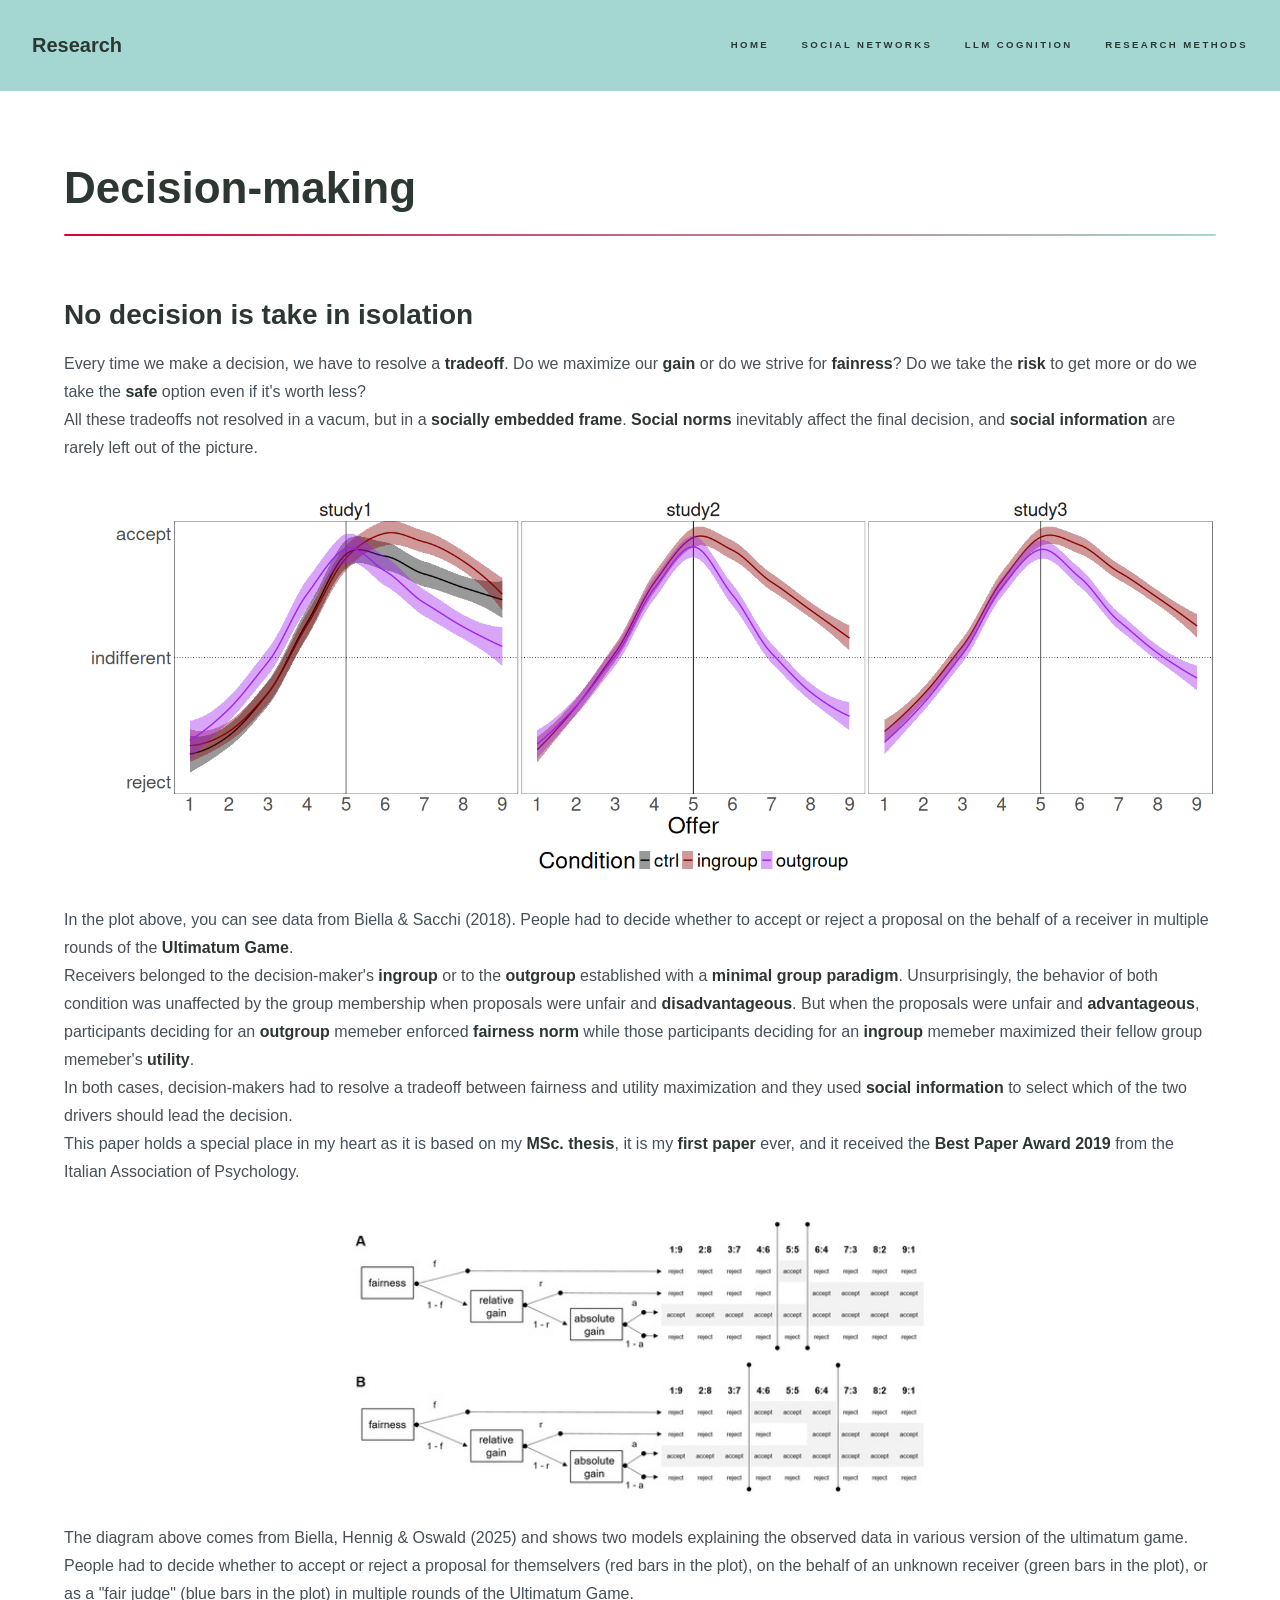
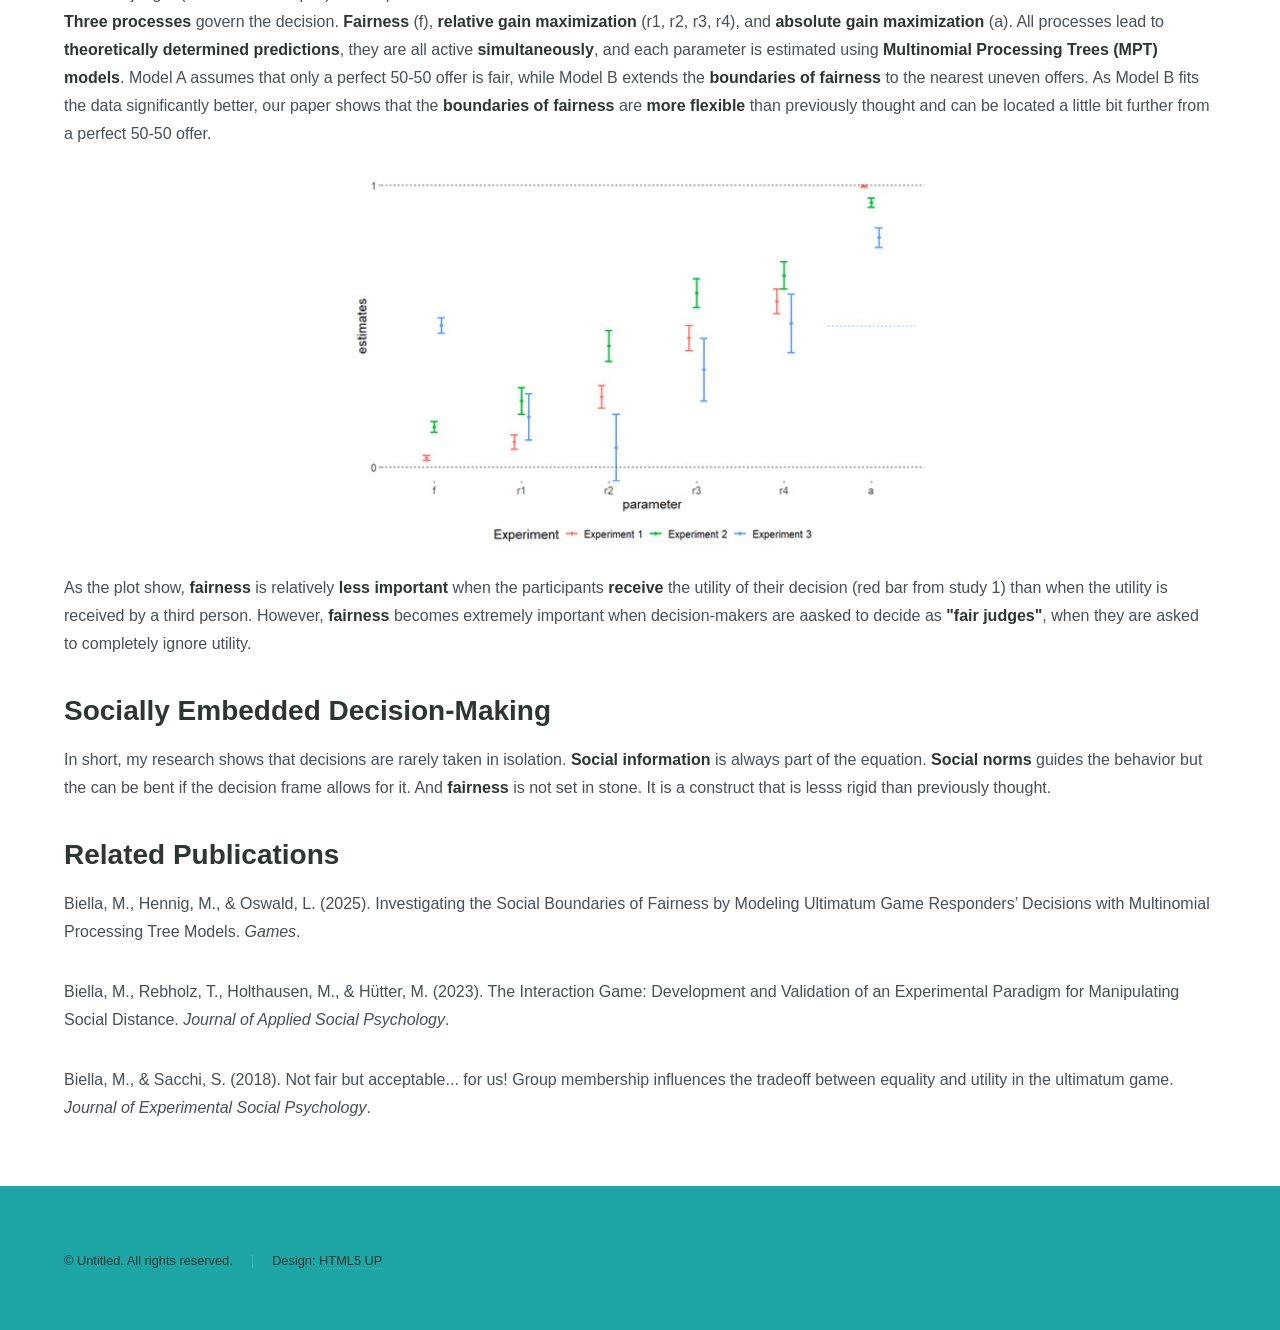
<file: decision_making.html>
<!DOCTYPE HTML>
<!--
	Hyperspace by HTML5 UP
	html5up.net | @ajlkn
	Free for personal and commercial use under the CCA 3.0 license (html5up.net/license)
-->
<html>
	<head>
		<title>Marco Biella Ph.D.</title>
		<meta charset="utf-8" />
		<meta name="viewport" content="width=device-width, initial-scale=1, user-scalable=no" />
		<link rel="stylesheet" href="assets/css/main.css" />
		<noscript><link rel="stylesheet" href="assets/css/noscript.css" /></noscript>

		<!-- image placement: text wrapped -->
		<style>
			img {
				display: block;
				margin-left: auto;
				margin-right: auto;
			}
		</style>
	
	</head>
	<body class="is-preload">

		<!-- Header -->
			<header id="header">
				<a href="index.html" class="title">Research</a>
				<nav>
					<ul>
						<li><a href="index.html">Home</a></li>
						<li><a href="social_network.html" class="title">Social Networks</a></li>
						<li><a href="llm_cognition.html" class="title">LLM Cognition</a></li>
						<li><a href="research_methods.html" class="title">Research Methods</a></li>
						<!--<li><a href="generic.html" class="active">Generic</a></li>-->
					</ul>
				</nav>
			</header>

		<!-- Wrapper -->
			<div id="wrapper">

				<!-- Main -->
					<section id="main" class="wrapper">
						<div class="inner">
							<h1 class="major">Decision-making</h1>
							<h2>No decision is take in isolation</h2>
							<p>Every time we make a decision, we have to resolve a <strong>tradeoff</strong>. Do we maximize our <strong>gain</strong> or do we strive for <strong>fainress</strong>? Do we take the <strong>risk</strong> to get more or do we take the <strong>safe</strong> option even if it's worth less?<br>
								All these tradeoffs not resolved in a vacum, but in a <strong>socially embedded frame</strong>. <strong>Social norms</strong> inevitably affect the final decision, and <strong>social information</strong> are rarely left out of the picture.
							</p>
							<p>
								<!-- Social UG -->
								<img src="images/BiellaSacchi2018_plot.jpg" alt="" width="100%" height="100%">
								<br>
								In the plot above, you can see data from <a href="https://doi.org/10.1016/j.jesp.2018.04.007" target="_blank" rel="noopener">Biella &amp; Sacchi (2018)</a>. People had to decide whether to accept or reject a proposal on the behalf of a receiver in multiple rounds of the <strong>Ultimatum Game</strong>. <br> Receivers belonged to the decision-maker's <strong>ingroup</strong> or to the <strong>outgroup</strong> established with a <strong>minimal group paradigm</strong>.
								Unsurprisingly, the behavior of both condition was unaffected by the group membership when proposals were unfair and <strong>disadvantageous</strong>. But when the proposals were unfair and <strong>advantageous</strong>, participants deciding for an <strong>outgroup</strong> memeber enforced <strong>fairness norm</strong> while those participants deciding for an <strong>ingroup</strong> memeber maximized their fellow group memeber's <strong>utility</strong>.<br>
								In both cases, decision-makers had to resolve a tradeoff between fairness and utility maximization and they used <strong>social information</strong> to select which of the two drivers should lead the decision.<br>
								This paper holds a special place in my heart as it is based on my <strong>MSc. thesis</strong>, it is my <strong>first paper</strong> ever, and it received the <strong>Best Paper Award 2019</strong> from the Italian Association of Psychology.
							</p>
							<p>
								<!-- MPT UG -->
								<img src="images/MPTUG.jpg" alt="" width="50%" height="50%">
								<br>
								The diagram above comes from <a href="https://doi.org/10.3390/g16010002" target="_blank" rel="noopener">Biella, Hennig & Oswald (2025)</a> and shows two models explaining the observed data in various version of the ultimatum game. People had to decide whether to accept or reject a proposal for themselvers (red bars in the plot), on the behalf of an unknown receiver (green bars in the plot), or as a "fair judge" (blue bars in the plot) in multiple rounds of the Ultimatum Game. <br>
								<strong>Three processes</strong> govern the decision. <strong>Fairness</strong> (f), <strong>relative gain maximization</strong> (r1, r2, r3, r4), and <strong>absolute gain maximization</strong> (a). All processes lead to <strong>theoretically determined predictions</strong>, they are all active <strong>simultaneously</strong>, and each parameter is estimated using <strong>Multinomial Processing Trees (MPT) models</strong>.
								Model  A assumes that only a perfect 50-50 offer is fair, while Model B extends the <strong>boundaries of fairness</strong> to the nearest uneven offers. As Model B fits the data significantly better, our paper shows that the <strong>boundaries of fairness</strong> are <strong>more flexible</strong> than previously thought and can be located a little bit further from a perfect 50-50 offer.
								<br>
								<br>
								<img src="images/MPT_param.jpg" alt="" width="50%" height="50%">
								<br>
								As the plot show, <strong>fairness</strong> is relatively <strong>less important</strong> when the participants <strong>receive</strong> the utility of their decision (red bar from study 1) than when the utility is received by a third person. However, <strong>fairness</strong> becomes extremely important when decision-makers are aasked to decide as <strong>"fair judges"</strong>, when they are asked to completely ignore utility. 
							</p>
							<h2>Socially Embedded Decision-Making</h2>
							<p>In short, my research shows that decisions are rarely taken in isolation. <strong>Social information</strong> is always part of the equation. <strong>Social norms</strong> guides the behavior but the can be bent if the decision frame allows for it. And <strong>fairness</strong> is not set in stone. It is a construct that is lesss rigid than previously thought.</p>

							<h2 class="major">Related Publications</h2>
							<p>Biella, M., Hennig, M., &amp; Oswald, L. (2025). <a href="https://doi.org/10.3390/g16010002" target="_blank" rel="noopener">Investigating the Social Boundaries of Fairness by Modeling Ultimatum Game Responders’ Decisions with Multinomial Processing Tree Models</a>. <em>Games</em>.</p>
							<p>Biella, M., Rebholz, T., Holthausen, M., &amp; Hütter, M. (2023). <a href="https://doi.org/10.1111/jasp.12969" target="_blank" rel="noopener">The Interaction Game: Development and Validation of an Experimental Paradigm for Manipulating Social Distance</a>. <em>Journal of Applied Social Psychology</em>.</p>
							<p>Biella, M., &amp; Sacchi, S. (2018). <a href="https://doi.org/10.1016/j.jesp.2018.04.007" target="_blank" rel="noopener">Not fair but acceptable... for us! Group membership influences the tradeoff between equality and utility in the ultimatum game</a>. <em>Journal of Experimental Social Psychology</em>.</p> 
						</div>
					</section>

			</div>

		<!-- Footer -->
			<footer id="footer" class="wrapper alt">
				<div class="inner">
					<ul class="menu">
						<li>&copy; Untitled. All rights reserved.</li><li>Design: <a href="http://html5up.net">HTML5 UP</a></li>
					</ul>
				</div>
			</footer>

		<!-- Scripts -->
			<script src="assets/js/jquery.min.js"></script>
			<script src="assets/js/jquery.scrollex.min.js"></script>
			<script src="assets/js/jquery.scrolly.min.js"></script>
			<script src="assets/js/browser.min.js"></script>
			<script src="assets/js/breakpoints.min.js"></script>
			<script src="assets/js/util.js"></script>
			<script src="assets/js/main.js"></script>

	</body>
</html>
</file>
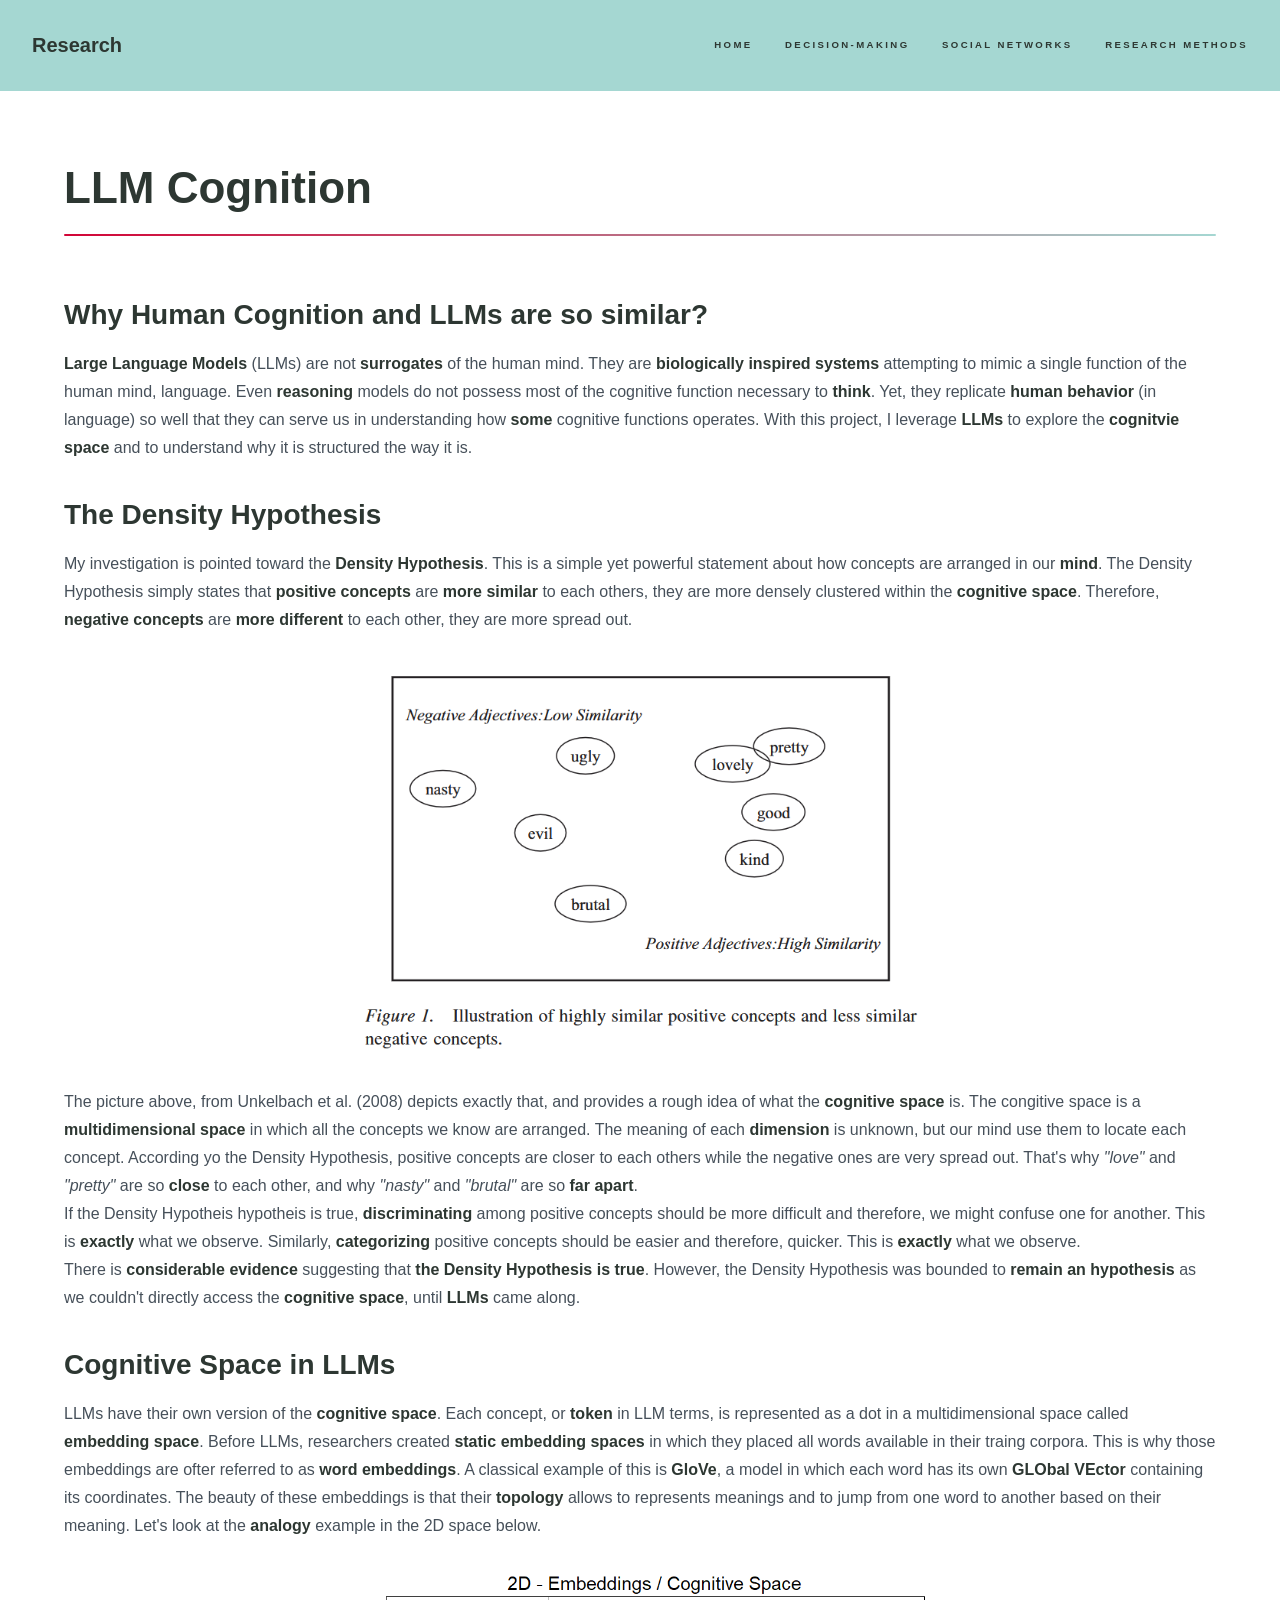
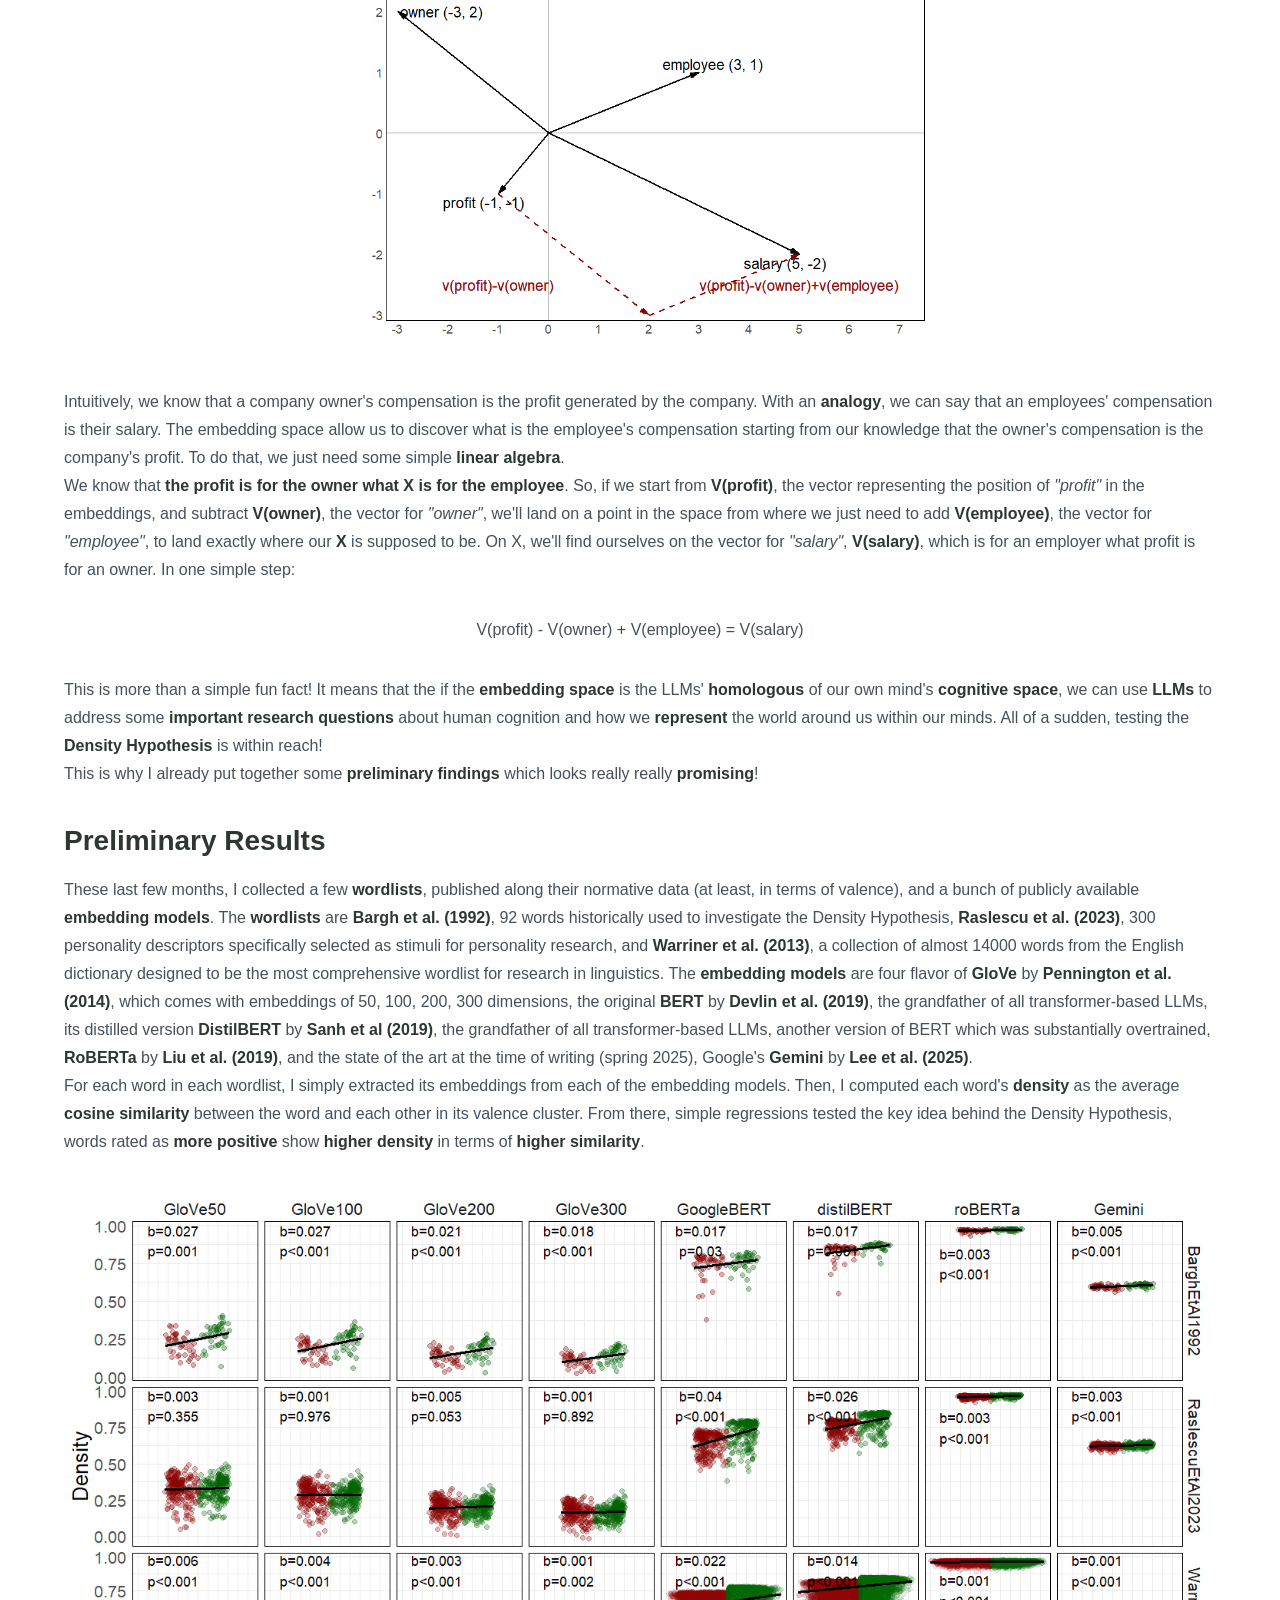
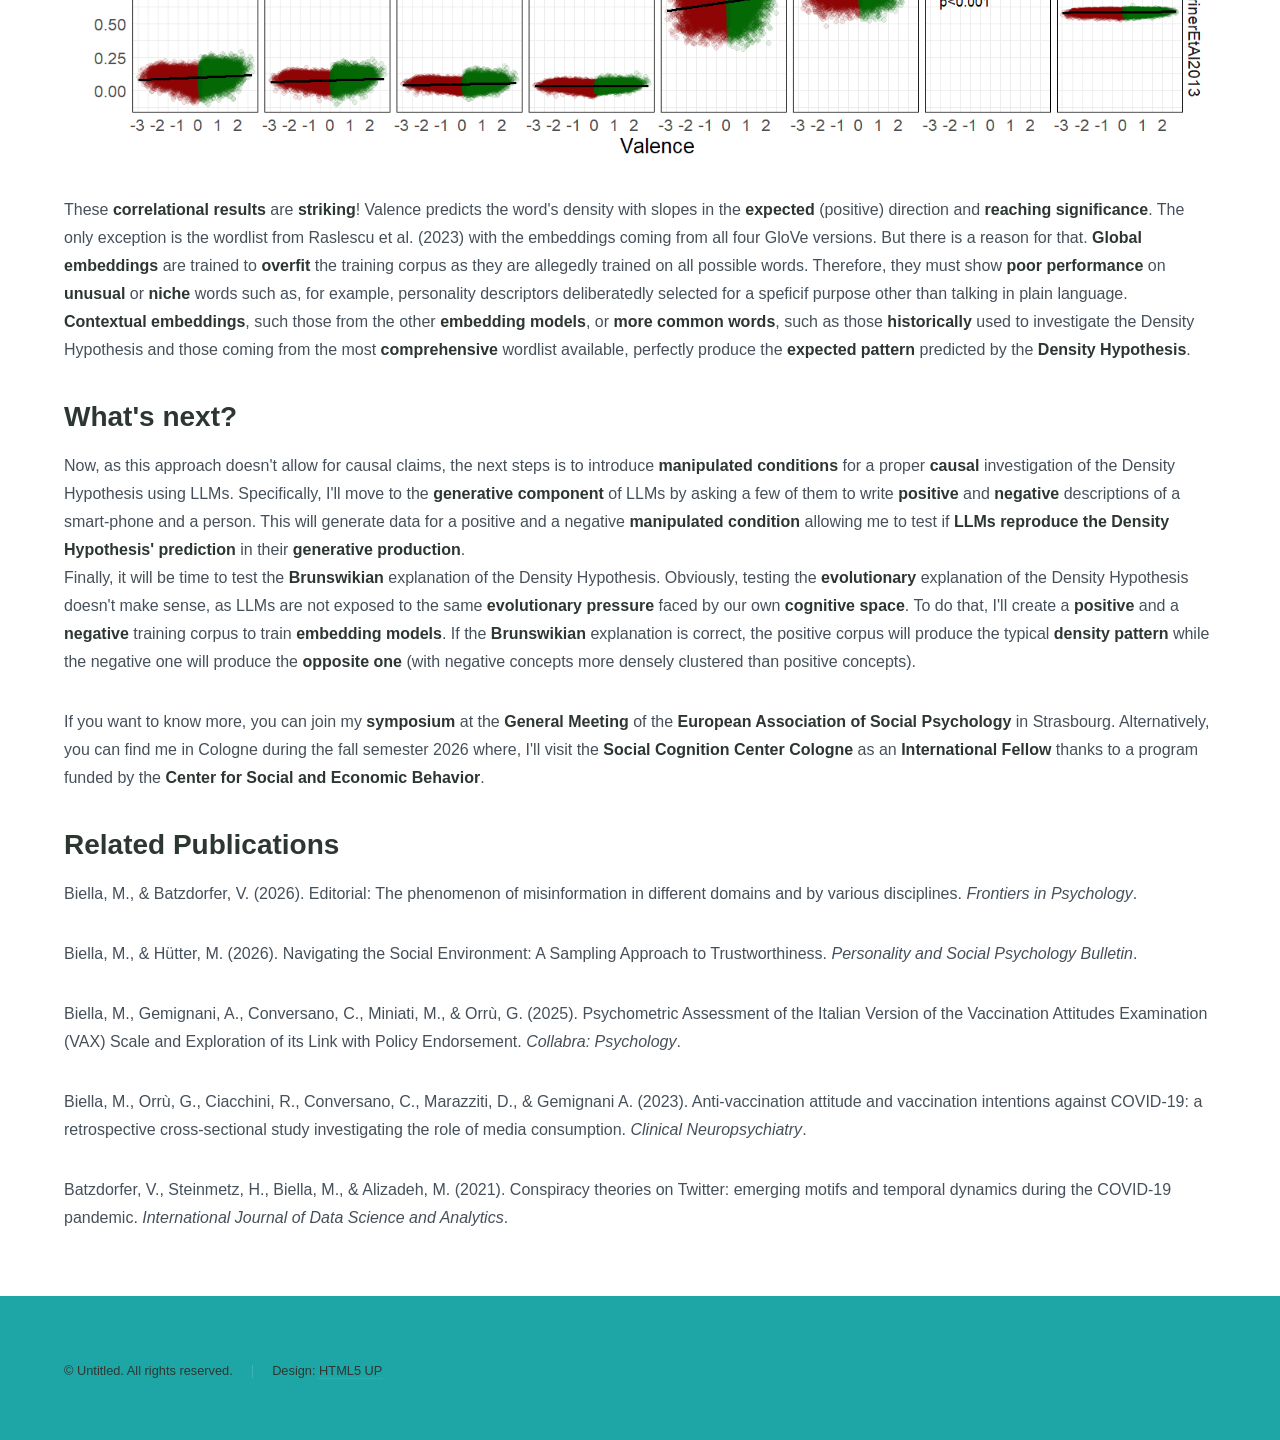
<file: llm_cognition.html>
<!DOCTYPE HTML>
<!--
	Hyperspace by HTML5 UP
	html5up.net | @ajlkn
	Free for personal and commercial use under the CCA 3.0 license (html5up.net/license)
-->
<html>
	<head>
		<title>Marco Biella Ph.D.</title>
		<meta charset="utf-8" />
		<meta name="viewport" content="width=device-width, initial-scale=1, user-scalable=no" />
		<link rel="stylesheet" href="assets/css/main.css" />
		<noscript><link rel="stylesheet" href="assets/css/noscript.css" /></noscript>

		<!-- image placement: text wrapped -->
		<style>
			img {
				display: block;
				margin-left: auto;
				margin-right: auto;
			}
		</style>
	
	</head>
	<body class="is-preload">

		<!-- Header -->
			<header id="header">
				<a href="index.html" class="title">Research</a>
				<nav>
					<ul>
						<li><a href="index.html">Home</a></li>
						<li><a href="decision_making.html" class="title">Decision-making</a></li>
						<li><a href="social_network.html" class="title">Social Networks</a></li>
						<li><a href="research_methods.html" class="title">Research Methods</a></li>
						<!--<li><a href="generic.html" class="active">Generic</a></li>-->
					</ul>
				</nav>
			</header>

		<!-- Wrapper -->
			<div id="wrapper">

				<!-- Main -->
					<section id="main" class="wrapper">
						<div class="inner">
							<h1 class="major">LLM Cognition</h1>
							<h2>Why Human Cognition and LLMs are so similar?</h2>
							<p><strong>Large Language Models</strong> (LLMs) are not <a href="https://doi.org/10.1177/0149206314547522" target="_blank" rel="noopener"><strong>surrogates</strong></a> of the human mind.
							 They are <strong>biologically inspired systems</strong> attempting to mimic a single function of the human mind, language. Even <strong>reasoning</strong> models do not possess most of the cognitive function necessary to <strong>think</strong>. 
							 Yet, they replicate <strong>human behavior</strong> (in language) so well that they can serve us in understanding how <strong>some</strong> cognitive functions operates. 
							 With this project, I leverage <strong>LLMs</strong> to explore the <strong>cognitvie space</strong> and to understand why it is structured the way it is.
							</p>
							<h2>The Density Hypothesis</h2>
							<p>My investigation is pointed toward the <a href="https://psycnet.apa.org/doiLanding?doi=10.1037%2F0022-3514.95.1.36" target="_blank" rel="noopener"><strong>Density Hypothesis</strong></a>. This is a simple yet powerful statement about how concepts are arranged in our <strong>mind</strong>.
							 The Density Hypothesis simply states that <strong>positive concepts</strong> are <strong>more similar</strong> to each others, they are more densely clustered within the <strong>cognitive space</strong>. Therefore, <strong>negative concepts</strong> are <strong>more different</strong> to each other, they are more spread out.
							</p>
							<p>
								<img src="images/UnkelbachEtAl2008.png" alt="From Unkelbach et al. 2008" width="50%" height="50%">
							</p>
							<p>The picture above, from <a href="https://psycnet.apa.org/doiLanding?doi=10.1037%2F0022-3514.95.1.36" target="_blank" rel="noopener">Unkelbach et al. (2008)</a> depicts exactly that, and provides a rough idea of what the <strong>cognitive space</strong> is.
							 The congitive space is a <strong>multidimensional space</strong> in which all the concepts we know are arranged. The meaning of each <strong>dimension</strong> is unknown, but our mind use them to locate each concept. According yo the Density Hypothesis, positive concepts are closer to each others while the negative ones are very spread out.
							 That's why <i>"love"</i> and <i>"pretty"</i> are so <strong>close</strong> to each other, and why <i>"nasty"</i> and <i>"brutal"</i> are so <strong>far apart</strong>.
							<br>
							 If the Density Hypotheis hypotheis is true, <strong>discriminating</strong> among positive concepts should be more difficult and therefore, we might confuse one for another. This is <strong>exactly</strong> what we observe.
							 Similarly, <strong>categorizing</strong> positive concepts should be easier and therefore, quicker. This is <strong>exactly</strong> what we observe. <br>
							 There is <strong>considerable evidence</strong> suggesting that <strong> the Density Hypothesis is true</strong>. However, the Density Hypothesis was bounded to <strong>remain an hypothesis</strong> as we couldn't directly access the <strong>cognitive space</strong>, until <strong>LLMs</strong> came along.
							</p>
							<h2>Cognitive Space in LLMs</h2>
							<p>LLMs have their own version of the <strong>cognitive space</strong>. Each concept, or <strong>token</strong> in LLM terms, is represented as a dot in a multidimensional space called <strong>embedding space</strong>.
								Before LLMs, researchers created <strong>static embedding spaces</strong> in which they placed all words available in their traing corpora. This is why those embeddings are ofter referred to as <strong>word embeddings</strong>. A classical example of this is <a href="https://aclanthology.org/D14-1162.pdf" target="_blank" rel="noopener"><strong>GloVe</strong></a>, a model in which each word has its own <strong>GLObal VEctor</strong> containing its coordinates.
								The beauty of these embeddings is that their <strong>topology</strong> allows to represents meanings and to jump from one word to another based on their meaning. Let's look at the <strong>analogy</strong> example in the 2D space below.
							</p>
							<p>
								<img src="images/CognitiveSpace_Embeddings.png" alt="" width="50%" height="50%">
							</p>
							<p>
								Intuitively, we know that a company owner's compensation is the profit generated by the company. With an <strong>analogy</strong>, we can say that an employees' compensation is their salary. The embedding space allow us to discover what is the employee's compensation starting from our knowledge that the owner's compensation is the company's profit. To do that, we just need some simple <strong>linear algebra</strong>. 
								<br>
								We know that <strong>the profit is for the owner what X is for the employee</strong>. So, if we start from <strong>V(profit)</strong>, the vector representing the position of <i>"profit"</i> in the embeddings, and subtract <strong>V(owner)</strong>, the vector for <i>"owner"</i>, we'll land on a point in the space from where we just need to add <strong>V(employee)</strong>, the vector for <i>"employee"</i>, to land exactly where our <strong>X</strong> is supposed to be. On X, we'll find ourselves on the vector for <i>"salary"</i>, <strong>V(salary)</strong>, which is for an employer what profit is for an owner.
								In one simple step:

								<p style="text-align:center;">V(profit) - V(owner) + V(employee) = V(salary)</p>

								This is more than a simple fun fact! It means that the if the <strong>embedding space</strong> is the LLMs' <strong>homologous</strong> of our own mind's <strong>cognitive space</strong>, we can use <strong>LLMs</strong> to address some <strong>important research questions</strong> about human cognition and how we <strong>represent</strong> the world around us within our minds. All of a sudden, testing the <strong>Density Hypothesis</strong> is within reach!
								<br>
								This is why I already put together some <strong>preliminary findings</strong> which looks really really <strong>promising</strong>!
							</p>
							<h2>Preliminary Results</h2>
							<p>These last few months, I collected a few <strong> wordlists</strong>, published along their normative data (at least, in terms of valence), and a bunch of publicly available <strong>embedding models</strong>.
								The <strong>wordlists</strong> are <a href="https://psycnet.apa.org/buy/1992-33847-001" target="_blank" rel="noopener"><strong>Bargh et al. (1992)</strong></a>, 92 words historically used to investigate the Density Hypothesis, <a href="https://doi.org/10.1016/j.dib.2022.108831" target="_blank" rel="noopener"><strong>Raslescu et al. (2023)</strong></a>, 300 personality descriptors specifically selected as stimuli for personality research, and <a href="https://doi.org/10.3758/s13428-012-0314-x" target="_blank" rel="noopener"><strong>Warriner et al. (2013)</strong></a>, a collection of almost 14000 words from the English dictionary designed to be the most comprehensive wordlist for research in linguistics.
								The <strong>embedding models</strong> are four flavor of <strong>GloVe</strong> by <a href="https://aclanthology.org/D14-1162.pdf" target="_blank" rel="noopener"><strong>Pennington et al. (2014)</strong></a>, which comes with embeddings of 50, 100, 200, 300 dimensions, the original <strong>BERT</strong> by <a href="https://doi.org/10.48550/arXiv.1810.04805" target="_blank" rel="noopener"><strong>Devlin et al. (2019)</strong></a>, the grandfather of all transformer-based LLMs, its distilled version <strong>DistilBERT</strong> by <a href="https://arxiv.org/abs/1910.01108" target="_blank" rel="noopener"><strong>Sanh et al (2019)</strong></a>, the grandfather of all transformer-based LLMs, another version of BERT which was substantially overtrained, <strong>RoBERTa</strong> by <a href="https://doi.org/10.48550/arXiv.1907.11692" target="_blank" rel="noopener"><strong>Liu et al. (2019)</strong></a>,
								and the state of the art at the time of writing (spring 2025), Google's <strong>Gemini</strong> by <a href="https://arxiv.org/abs/2503.07891" target="_blank" rel="noopener"><strong>Lee et al. (2025)</strong></a>.
								<br>
								For each word in each wordlist, I simply extracted its embeddings from each of the embedding models. Then, I computed each word's <strong>density</strong> as the average <strong>cosine similarity</strong> between the word and each other in its valence cluster. From there, simple regressions tested the key idea behind the Density Hypothesis, words rated as <strong>more positive</strong> show <strong>higher density</strong> in terms of <strong>higher similarity</strong>.
							 </p>
							<p>
								<img src="images/llm_density.png" alt="" width="100%" height="100%">
							</p>
							<p>These <strong>correlational results</strong> are <strong>striking</strong>! Valence predicts the word's density with slopes in the <strong>expected</strong> (positive) direction and <strong>reaching significance</strong>.
								The only exception is the wordlist from <a href="https://doi.org/10.1016/j.dib.2022.108831" target="_blank" rel="noopener">Raslescu et al. (2023)</a> with the embeddings coming from all four <a href="https://aclanthology.org/D14-1162.pdf" target="_blank" rel="noopener">GloVe</a> versions. 
								But there is a reason for that. <strong>Global embeddings</strong> are trained to <strong>overfit</strong> the training corpus as they are allegedly trained on all possible words. Therefore, they must show <strong>poor performance</strong> on <strong>unusual</strong> or <strong>niche</strong> words such as, for example, personality descriptors deliberatedly selected for a speficif purpose other than talking in plain language.
								<br>
								<strong>Contextual embeddings</strong>, such those from the other <strong>embedding models</strong>, or <strong>more common words</strong>, such as those <strong>historically</strong> used to investigate the Density Hypothesis and those coming from the most <strong>comprehensive</strong> wordlist available, perfectly produce the <strong>expected pattern</strong> predicted by the <strong>Density Hypothesis</strong>. 
							 </p>
							<h2>What's next?</h2>
							<p>Now, as this approach doesn't allow for causal claims, the next steps is to introduce <strong>manipulated conditions</strong> for a proper <strong>causal</strong> investigation of the Density Hypothesis using LLMs. Specifically, I'll move to the <strong>generative component</strong> of LLMs by asking a few of them to write <strong>positive</strong> and <strong>negative</strong> descriptions of a smart-phone and a person.
								This will generate data for a positive and a negative <strong>manipulated condition</strong> allowing me to test if <strong>LLMs reproduce the Density Hypothesis' prediction</strong> in their <strong>generative production</strong>. 
								<br>
								Finally, it will be time to test the <a href="https://doi.org/10.1080/10463283.2019.1688474" target="_blank" rel="noopener"><strong>Brunswikian</strong></a> explanation of the Density Hypothesis. Obviously, testing the <a href="http://dx.doi.org/10.1016/j.tics.2016.12.006" target="_blank" rel="noopener"><strong>evolutionary</strong></a> explanation of the Density Hypothesis doesn't make sense, as LLMs are not exposed to the same <strong>evolutionary pressure</strong> faced by our own <strong>cognitive space</strong>.
								To do that, I'll create a <strong>positive</strong> and a <strong>negative</strong> training corpus to train <strong>embedding models</strong>. If the <a href="https://doi.org/10.1080/10463283.2019.1688474" target="_blank" rel="noopener"><strong>Brunswikian</strong></a> explanation is correct, the positive corpus will produce the typical <strong>density pattern</strong> while the negative one will produce the <strong>opposite one</strong> (with negative concepts more densely clustered than positive concepts).
							</p>
							<p>If you want to know more, you can join my <strong>symposium</strong> at the <a href="https://easp2026strasbourg.com/" target="_blank" rel="noopener"><strong>General Meeting</strong> of the <strong>European Association of Social Psychology</strong></a> in Strasbourg. Alternatively, you can find me in Cologne during the fall semester 2026 where, I'll visit the <a href="https://soccco.uni-koeln.de/" target="_blank" rel="noopener"><strong>Social Cognition Center Cologne</strong></a> as an <a href="https://c-seb.de/funding/grants/c-seb-international-fellowship-program/" target="_blank" rel="noopener"><strong>International Fellow</strong></a> thanks to a program funded by the <a href="https://c-seb.de/en/" target="_blank" rel="noopener"><strong>Center for Social and Economic Behavior</strong>.</a>
							</p>
							
							<!-- original way to place an image
						 	<span><img src="images/marcobiella.jpg" alt="" /></span>
							-->
							<h2 class="major">Related Publications</h2>
							<p>Biella, M., &amp; Batzdorfer, V. (2026). Editorial: <a href="https://www.frontiersin.org/journals/psychology/articles/10.3389/fpsyg.2025.1763023/full" target="_blank" rel="noopener">The phenomenon of misinformation in different domains and by various disciplines</a>. <em>Frontiers in Psychology</em>.</p>
							<p>Biella, M., &amp; Hütter, M. (2026). <a href="https://doi.org/10.1177/01461672241273237" target="_blank" rel="noopener">Navigating the Social Environment: A Sampling Approach to Trustworthiness</a>. <em>Personality and Social Psychology Bulletin</em>.</p>
							<p>Biella, M., Gemignani, A., Conversano, C., Miniati, M., &amp; Orrù, G. (2025). <a href="https://doi.org/10.1525/collabra.136895" target="_blank" rel="noopener">Psychometric Assessment of the Italian Version of the Vaccination Attitudes Examination (VAX) Scale and Exploration of its Link with Policy Endorsement</a>. <em>Collabra: Psychology</em>.</p>
							<p>Biella, M., Orrù, G., Ciacchini, R., Conversano, C., Marazziti, D., &amp; Gemignani A. (2023). <a href="https://doi.org/10.36131/cnfioritieditore20230404" target="_blank" rel="noopener">Anti-vaccination attitude and vaccination intentions against COVID-19: a retrospective cross-sectional study investigating the role of media consumption</a>. <em>Clinical Neuropsychiatry</em>.</p>
							<p>Batzdorfer, V., Steinmetz, H., Biella, M., &amp; Alizadeh, M. (2021). <a href="https://pubmed.ncbi.nlm.nih.gov/34977334/" target="_blank" rel="noopener">Conspiracy theories on Twitter: emerging motifs and temporal dynamics during the COVID-19 pandemic</a>. <em>International Journal of Data Science and Analytics</em>.</p>
						</div>
					</section>

			</div>

		<!-- Footer -->
			<footer id="footer" class="wrapper alt">
				<div class="inner">
					<ul class="menu">
						<li>&copy; Untitled. All rights reserved.</li><li>Design: <a href="http://html5up.net">HTML5 UP</a></li>
					</ul>
				</div>
			</footer>

		<!-- Scripts -->
			<script src="assets/js/jquery.min.js"></script>
			<script src="assets/js/jquery.scrollex.min.js"></script>
			<script src="assets/js/jquery.scrolly.min.js"></script>
			<script src="assets/js/browser.min.js"></script>
			<script src="assets/js/breakpoints.min.js"></script>
			<script src="assets/js/util.js"></script>
			<script src="assets/js/main.js"></script>

	</body>
</html>
</file>
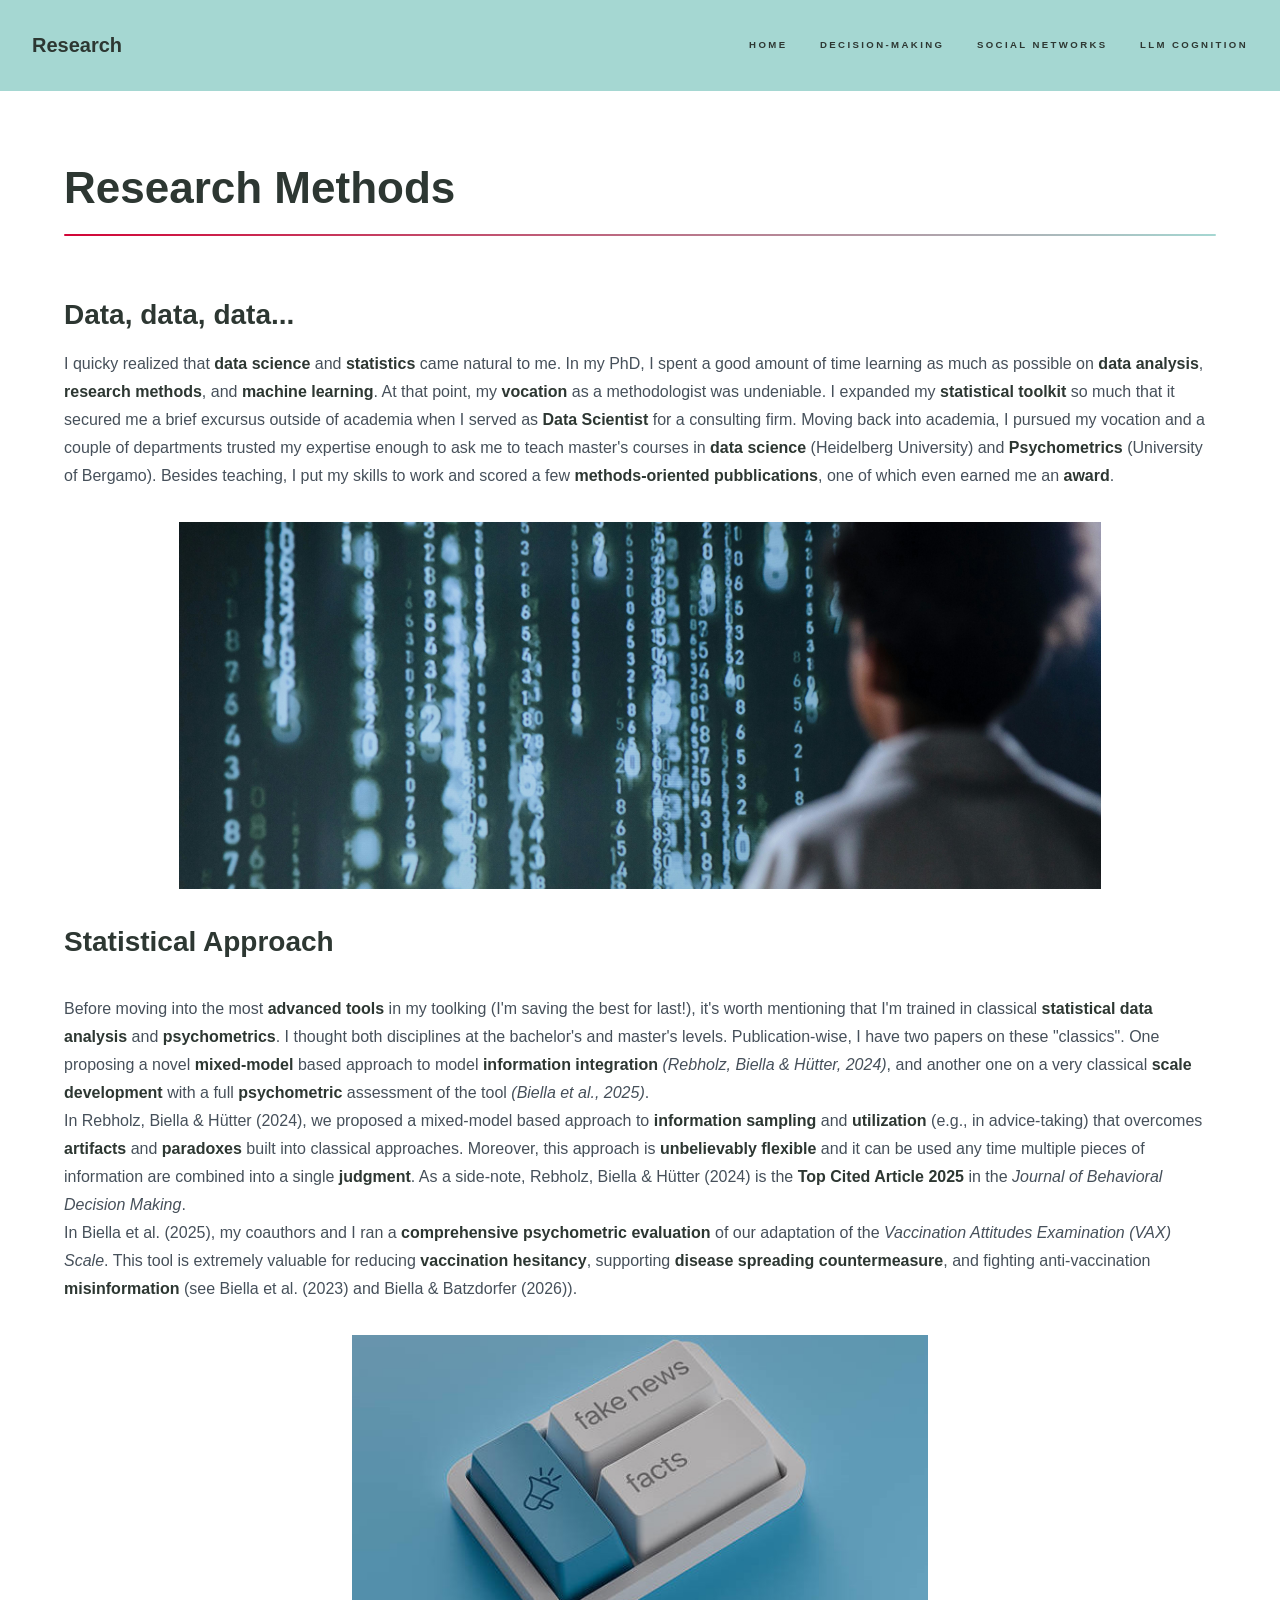
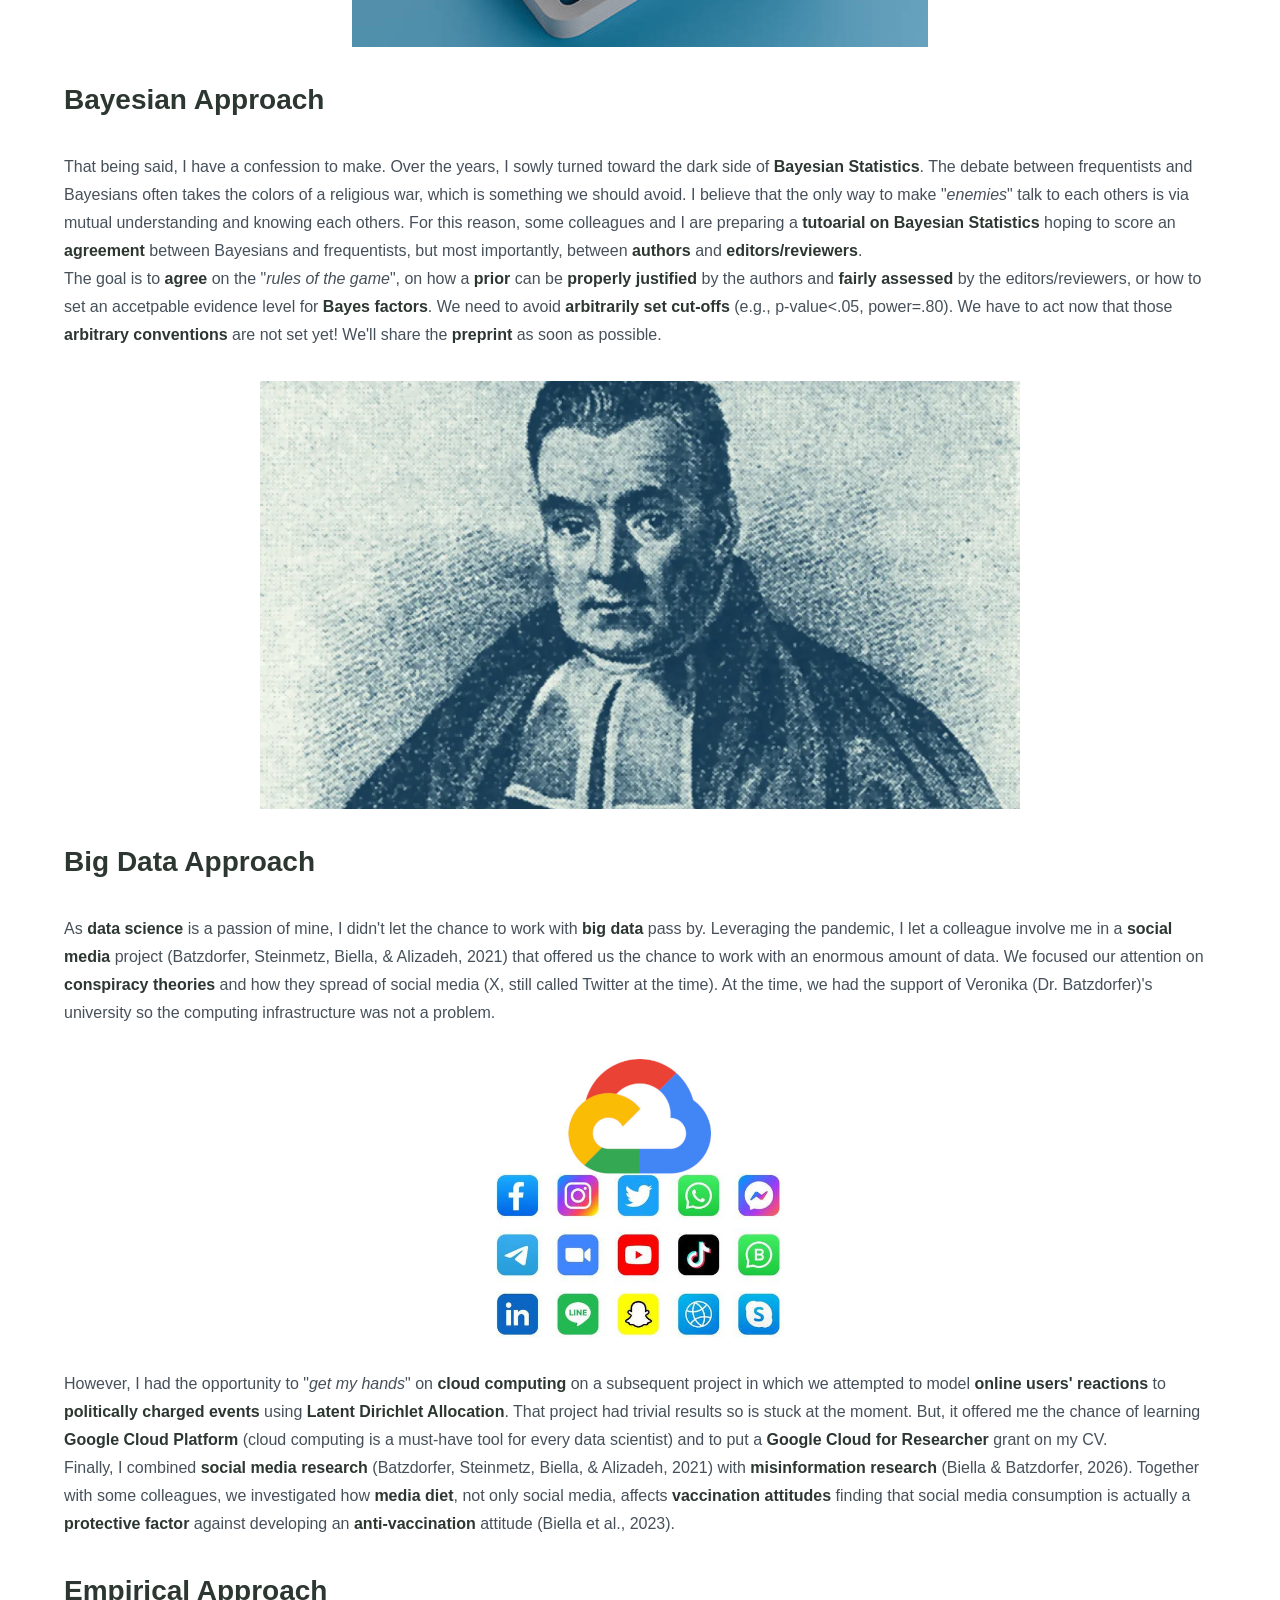
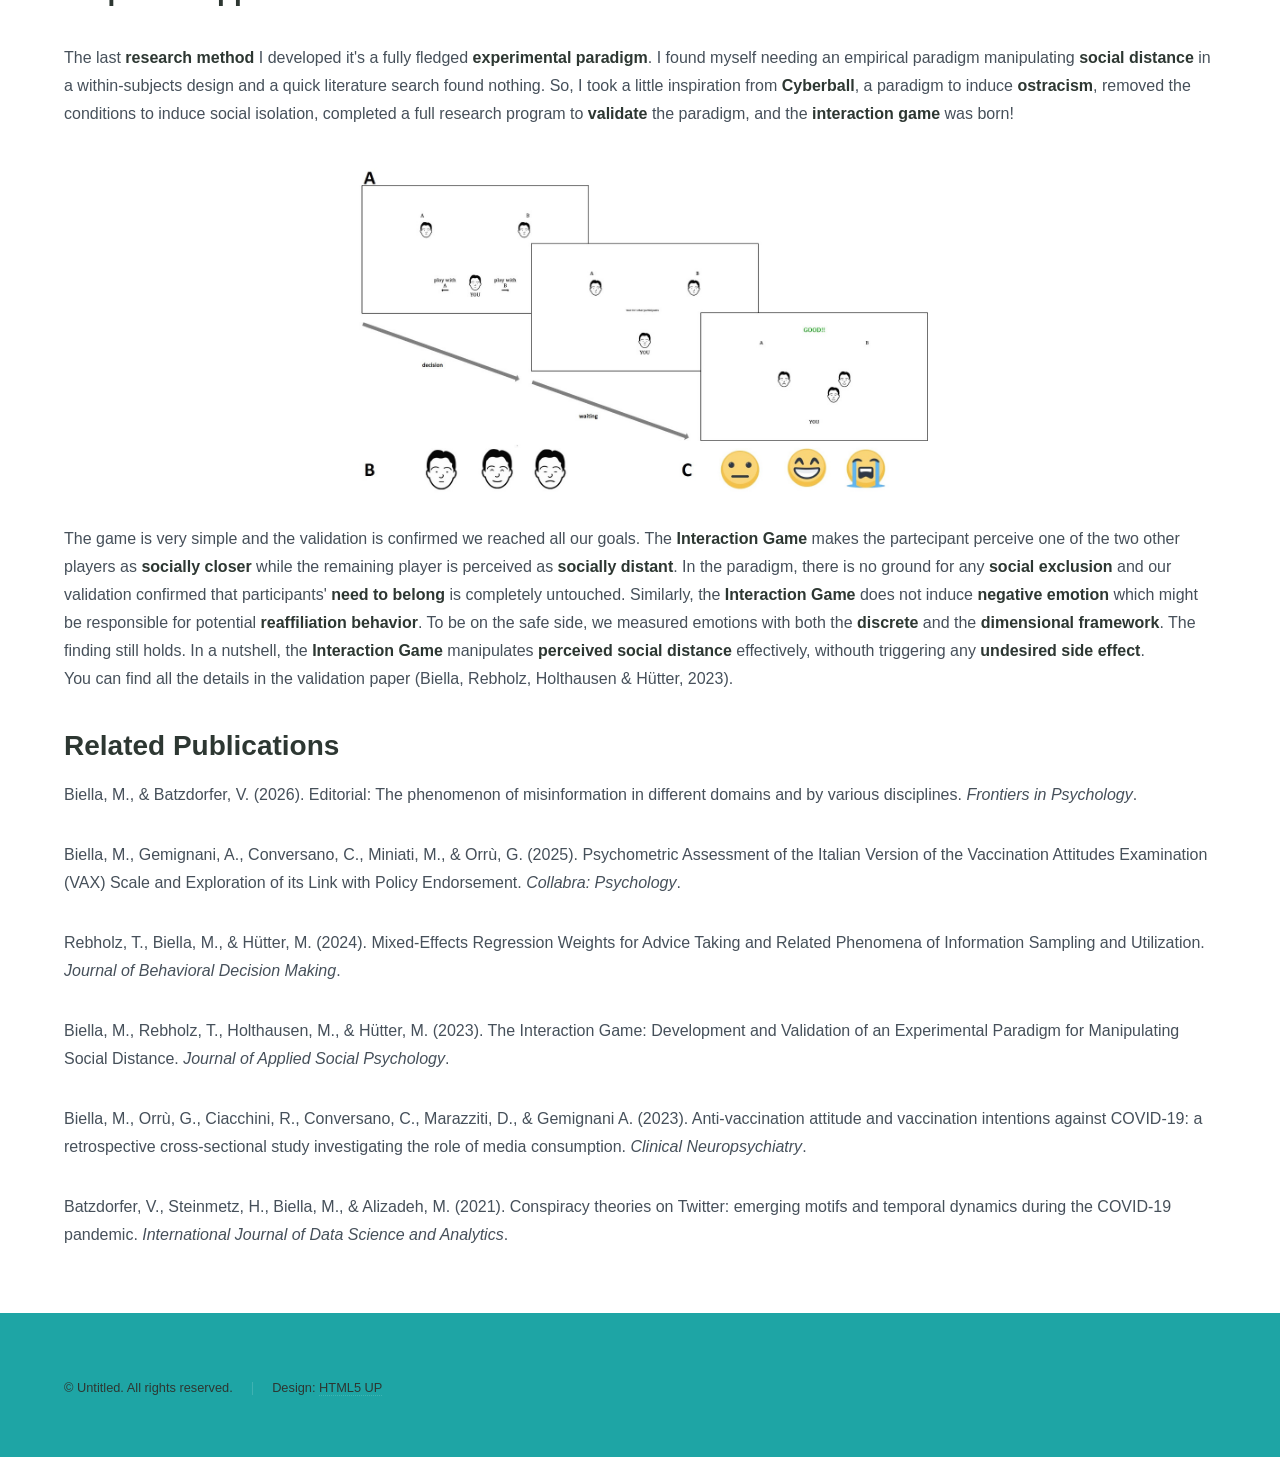
<file: research_methods.html>
<!DOCTYPE HTML>
<!--
	Hyperspace by HTML5 UP
	html5up.net | @ajlkn
	Free for personal and commercial use under the CCA 3.0 license (html5up.net/license)
-->
<html>
	<head>
		<title>Marco Biella Ph.D.</title>
		<meta charset="utf-8" />
		<meta name="viewport" content="width=device-width, initial-scale=1, user-scalable=no" />
		<link rel="stylesheet" href="assets/css/main.css" />
		<noscript><link rel="stylesheet" href="assets/css/noscript.css" /></noscript>

		<!-- image placement: text wrapped -->
		<style>
			img {
				display: block;
				margin-left: auto;
				margin-right: auto;
			}
		</style>
	
	</head>
	<body class="is-preload">

		<!-- Header -->
			<header id="header">
				<a href="index.html" class="title">Research</a>
				<nav>
					<ul>
						<li><a href="index.html">Home</a></li>
						<li><a href="decision_making.html" class="title">Decision-making</a></li>
						<li><a href="social_network.html" class="title">Social Networks</a></li>
						<li><a href="llm_cognition.html" class="title">LLM Cognition</a></li>
						<!--<li><a href="generic.html" class="active">Generic</a></li>-->
					</ul>
				</nav>
			</header>

		<!-- Wrapper -->
			<div id="wrapper">

				<!-- Main -->
					<section id="main" class="wrapper">
						<div class="inner">
							<h1 class="major">Research Methods</h1>
							<h2>Data, data, data...</h2>
							<p>I quicky realized that <strong>data science</strong> and <strong>statistics</strong> came natural to me. In my PhD, I spent a good amount of time learning as much as possible on <strong>data analysis</strong>, <strong>research methods</strong>, and <strong>machine learning</strong>.
								At that point, my <strong>vocation</strong> as a methodologist was undeniable. I expanded my <strong>statistical toolkit</strong> so much that it secured me a brief excursus outside of academia when I served as <strong>Data Scientist</strong> for a consulting firm.
								Moving back into academia, I pursued my vocation and a couple of departments trusted my expertise enough to ask me to teach master's courses in <strong>data science</strong> (Heidelberg University) and <strong>Psychometrics</strong> (University of Bergamo).
								Besides teaching, I put my skills to work and scored a few <strong>methods-oriented pubblications</strong>, one of which even earned me an <a href="files/AWARD_MostCited_JournalofBehavioralDecisionMaking.pdf" target="_blank" rel="noopener"><strong>award</strong></a>. 
								<br>
								<p>
									<img src="images/data.jpg" alt="" width="80%" height="80%">
								</p>
							</p>
							<h2>Statistical Approach</h2>
							<p>
								<p>Before moving into the most <strong>advanced tools</strong> in my toolking (I'm saving the best for last!), it's worth mentioning that I'm trained in classical <strong>statistical data analysis</strong> and <strong>psychometrics</strong>. I thought both disciplines at the bachelor's and master's levels.
									Publication-wise, I have two papers on these "classics". One proposing a novel <strong>mixed-model</strong> based approach to model <strong>information integration</strong> <a href=" https://doi.org/10.1002/bdm.2369" target="_blank" rel="noopener"><i>(Rebholz, Biella &amp; Hütter, 2024)</i></a>, and another one on a very classical <strong>scale development</strong>  with a full <strong>psychometric</strong> assessment of the tool <a href="https://doi.org/10.1525/collabra.136895" target="_blank" rel="noopener"><i>(Biella et al., 2025)</i></a>.
									<br>
									In <a href=" https://doi.org/10.1002/bdm.2369" target="_blank" rel="noopener">Rebholz, Biella &amp; Hütter (2024)</a>, we proposed a mixed-model based approach to <strong>information sampling</strong> and <strong>utilization</strong> (e.g., in advice-taking) that overcomes <strong>artifacts</strong> and <strong>paradoxes</strong> built into classical approaches. Moreover, this approach is <strong>unbelievably flexible</strong> and it can be used any time multiple pieces of information are combined into a single <strong>judgment</strong>. 
									As a side-note, <a href=" https://doi.org/10.1002/bdm.2369" target="_blank" rel="noopener">Rebholz, Biella &amp; Hütter (2024)</a> is the <a href="files/AWARD_MostCited_JournalofBehavioralDecisionMaking.pdf" target="_blank" rel="noopener"><strong>Top Cited Article 2025</strong></a> in the <a href="https://onlinelibrary.wiley.com/journal/10990771" target="_blank" rel="noopener"><i>Journal of Behavioral Decision Making</i></a>.
									<br>
									In <a href="https://doi.org/10.1525/collabra.136895" target="_blank" rel="noopener">Biella et al. (2025)</a>, my coauthors and I ran a <strong>comprehensive psychometric evaluation</strong> of our adaptation of the <i>Vaccination Attitudes Examination (VAX) Scale</i>. This tool is extremely valuable for reducing <strong>vaccination hesitancy</strong>, supporting <strong>disease spreading countermeasure</strong>, and fighting anti-vaccination <strong>misinformation</strong> (see <a href="https://doi.org/10.36131/cnfioritieditore20230404" target="_blank" rel="noopener">Biella et al. (2023)</a> and <a href="https://www.frontiersin.org/journals/psychology/articles/10.3389/fpsyg.2025.1763023/full" target="_blank" rel="noopener">Biella & Batzdorfer (2026)</a>).
									<p>
										<img src="images/misinformation.jpg" alt="" width="50%" height="50%">
									</p>
							</p>
							<h2>Bayesian Approach</h2>
							<p>
								<p>That being said, I have a confession to make. Over the years, I sowly turned toward the dark side of <strong>Bayesian Statistics</strong>. The debate between frequentists and Bayesians often takes the colors of a religious war, which is something we should avoid. I believe that the only way to make "<i>enemies</i>" talk to each others is via mutual understanding and knowing each others. For this reason, some colleagues and I are preparing a <strong>tutoarial on Bayesian Statistics</strong> hoping to score an <strong>agreement</strong> between Bayesians and frequentists, but most importantly, between <strong>authors</strong> and <strong>editors/reviewers</strong>. 
									<br>
									The goal is to <strong>agree</strong> on the "<i>rules of the game</i>", on how a <strong>prior</strong> can be <strong>properly justified</strong> by the authors and <strong>fairly assessed</strong> by the editors/reviewers, or how to set an accetpable evidence level for <strong>Bayes factors</strong>. We need to avoid <strong>arbitrarily set cut-offs</strong> (e.g., p-value<.05, power=.80). We have to act now that those <strong>arbitrary conventions</strong> are not set yet! We'll share the <strong>preprint</strong> as soon as possible.
									<p>
										<img src="images/Bayes.jpeg" alt="" width="66%" height="66%">
									</p>
								</p>
							</p>
							<h2>Big Data Approach</h2>
							<p>
								<p> As <strong>data science</strong> is a passion of mine, I didn't let the chance to work with <strong>big data</strong> pass by. Leveraging the pandemic, I let a colleague involve me in a <strong>social media</strong> project <a href="https://pubmed.ncbi.nlm.nih.gov/34977334/" target="_blank" rel="noopener">(Batzdorfer, Steinmetz, Biella, & Alizadeh, 2021)</a> that offered us the chance to work with an enormous amount of data.
									We focused our attention on <strong>conspiracy theories</strong> and how they spread of social media (X, still called Twitter at the time). At the time, we had the support of Veronika (Dr. Batzdorfer)'s university so the computing infrastructure was not a problem.
									<p>
										<img src="images/socialmedia.jpg" alt="" width="25%" height="25%">
									</p>
									However, I had the opportunity to "<i>get my hands</i>" on <strong>cloud computing</strong> on a subsequent project in which we attempted to model <strong>online users' reactions</strong> to <strong>politically charged events</strong> using <strong>Latent Dirichlet Allocation</strong>.
									That project had trivial results so is stuck at the moment. But, it offered me the chance of learning <strong>Google Cloud Platform</strong> (cloud computing is a must-have tool for every data scientist) and to put a <strong>Google Cloud for Researcher</strong> grant on my <a href="files/Biella_CV.pdf" target="_blank" rel="noopener">CV</a>. 
									<br>
									Finally, I combined <strong>social media research</strong> <a href="https://pubmed.ncbi.nlm.nih.gov/34977334/" target="_blank" rel="noopener">(Batzdorfer, Steinmetz, Biella, & Alizadeh, 2021)</a> with <strong>misinformation research</strong> <a href="https://www.frontiersin.org/journals/psychology/articles/10.3389/fpsyg.2025.1763023/full" target="_blank" rel="noopener">(Biella & Batzdorfer, 2026)</a>. Together with some colleagues, we investigated how <strong>media diet</strong>, not only social media, affects <strong>vaccination attitudes</strong> finding that social media consumption is actually a <strong>protective factor</strong> against developing an <strong>anti-vaccination</strong> attitude <a href="https://doi.org/10.36131/cnfioritieditore20230404" target="_blank" rel="noopener">(Biella et al., 2023)</a>. 
								</p>
							</p>
							<h2>Empirical Approach</h2>
							<p>
								<p>The last <strong>research method</strong> I developed it's a fully fledged <strong>experimental paradigm</strong>. I found myself needing an empirical paradigm manipulating <strong>social distance</strong> in a within-subjects design and a quick literature search found nothing.
									So, I took a little inspiration from <strong>Cyberball</strong>, a paradigm to induce <strong>ostracism</strong>, removed the conditions to induce social isolation, completed a full research program to <strong>validate</strong> the paradigm, and the <a href="https://doi.org/10.1111/jasp.12969" target="_blank" rel="noopener"><strong>interaction game</strong></a> was born!
									<p>
										<img src="images/interactiongame.jpg" alt="" width="50%" height="50%">
									</p>
									The game is very simple and the validation is confirmed we reached all our goals. The <strong>Interaction Game</strong> makes the partecipant perceive one of the two other players as <strong>socially closer</strong> while the remaining player is perceived as <strong>socially distant</strong>.
									In the paradigm, there is no ground for any <strong>social exclusion</strong> and our validation confirmed that participants' <strong>need to belong</strong> is completely untouched. Similarly, the <strong>Interaction Game</strong> does not induce <strong>negative emotion</strong> which might be responsible for potential <strong>reaffiliation behavior</strong>. To be on the safe side, we measured emotions with both the <strong>discrete</strong> and the <strong>dimensional framework</strong>. The finding still holds.
									In a nutshell, the <strong>Interaction Game</strong> manipulates <strong>perceived social distance</strong> effectively, withouth triggering any <strong>undesired side effect</strong>.
									<br>
									You can find all the details in the validation paper <a href="https://doi.org/10.1111/jasp.12969" target="_blank" rel="noopener">(Biella, Rebholz, Holthausen & Hütter, 2023)</a>.
								</p>
							</p>
							
							<!-- original way to place an image
							 <span><img src="images/marcobiella.jpg" alt="" /></span>
							-->
							<h2 class="major">Related Publications</h2>
							<p>Biella, M., &amp; Batzdorfer, V. (2026). Editorial: <a href="https://www.frontiersin.org/journals/psychology/articles/10.3389/fpsyg.2025.1763023/full" target="_blank" rel="noopener">The phenomenon of misinformation in different domains and by various disciplines</a>. <em>Frontiers in Psychology</em>.</p>
							<p>Biella, M., Gemignani, A., Conversano, C., Miniati, M., &amp; Orrù, G. (2025). <a href="https://doi.org/10.1525/collabra.136895" target="_blank" rel="noopener">Psychometric Assessment of the Italian Version of the Vaccination Attitudes Examination (VAX) Scale and Exploration of its Link with Policy Endorsement</a>. <em>Collabra: Psychology</em>.</p>
							<p>Rebholz, T., Biella, M., &amp; Hütter, M. (2024). <a href="https://doi.org/10.1002/bdm.2369" target="_blank" rel="noopener">Mixed-Effects Regression Weights for Advice Taking and Related Phenomena of Information Sampling and Utilization</a>. <em>Journal of Behavioral Decision Making</em>.</p>
							<p>Biella, M., Rebholz, T., Holthausen, M., &amp; Hütter, M. (2023). <a href="https://doi.org/10.1111/jasp.12969" target="_blank" rel="noopener">The Interaction Game: Development and Validation of an Experimental Paradigm for Manipulating Social Distance</a>. <em>Journal of Applied Social Psychology</em>.</p>
							<p>Biella, M., Orrù, G., Ciacchini, R., Conversano, C., Marazziti, D., &amp; Gemignani A. (2023). <a href="https://doi.org/10.36131/cnfioritieditore20230404" target="_blank" rel="noopener">Anti-vaccination attitude and vaccination intentions against COVID-19: a retrospective cross-sectional study investigating the role of media consumption</a>. <em>Clinical Neuropsychiatry</em>.</p>
							<p>Batzdorfer, V., Steinmetz, H., Biella, M., &amp; Alizadeh, M. (2021). <a href="https://pubmed.ncbi.nlm.nih.gov/34977334/" target="_blank" rel="noopener">Conspiracy theories on Twitter: emerging motifs and temporal dynamics during the COVID-19 pandemic</a>. <em>International Journal of Data Science and Analytics</em>.</p>
						</div>
					</section>

			</div>

		<!-- Footer -->
			<footer id="footer" class="wrapper alt">
				<div class="inner">
					<ul class="menu">
						<li>&copy; Untitled. All rights reserved.</li><li>Design: <a href="http://html5up.net">HTML5 UP</a></li>
					</ul>
				</div>
			</footer>

		<!-- Scripts -->
			<script src="assets/js/jquery.min.js"></script>
			<script src="assets/js/jquery.scrollex.min.js"></script>
			<script src="assets/js/jquery.scrolly.min.js"></script>
			<script src="assets/js/browser.min.js"></script>
			<script src="assets/js/breakpoints.min.js"></script>
			<script src="assets/js/util.js"></script>
			<script src="assets/js/main.js"></script>

	</body>
</html>
</file>
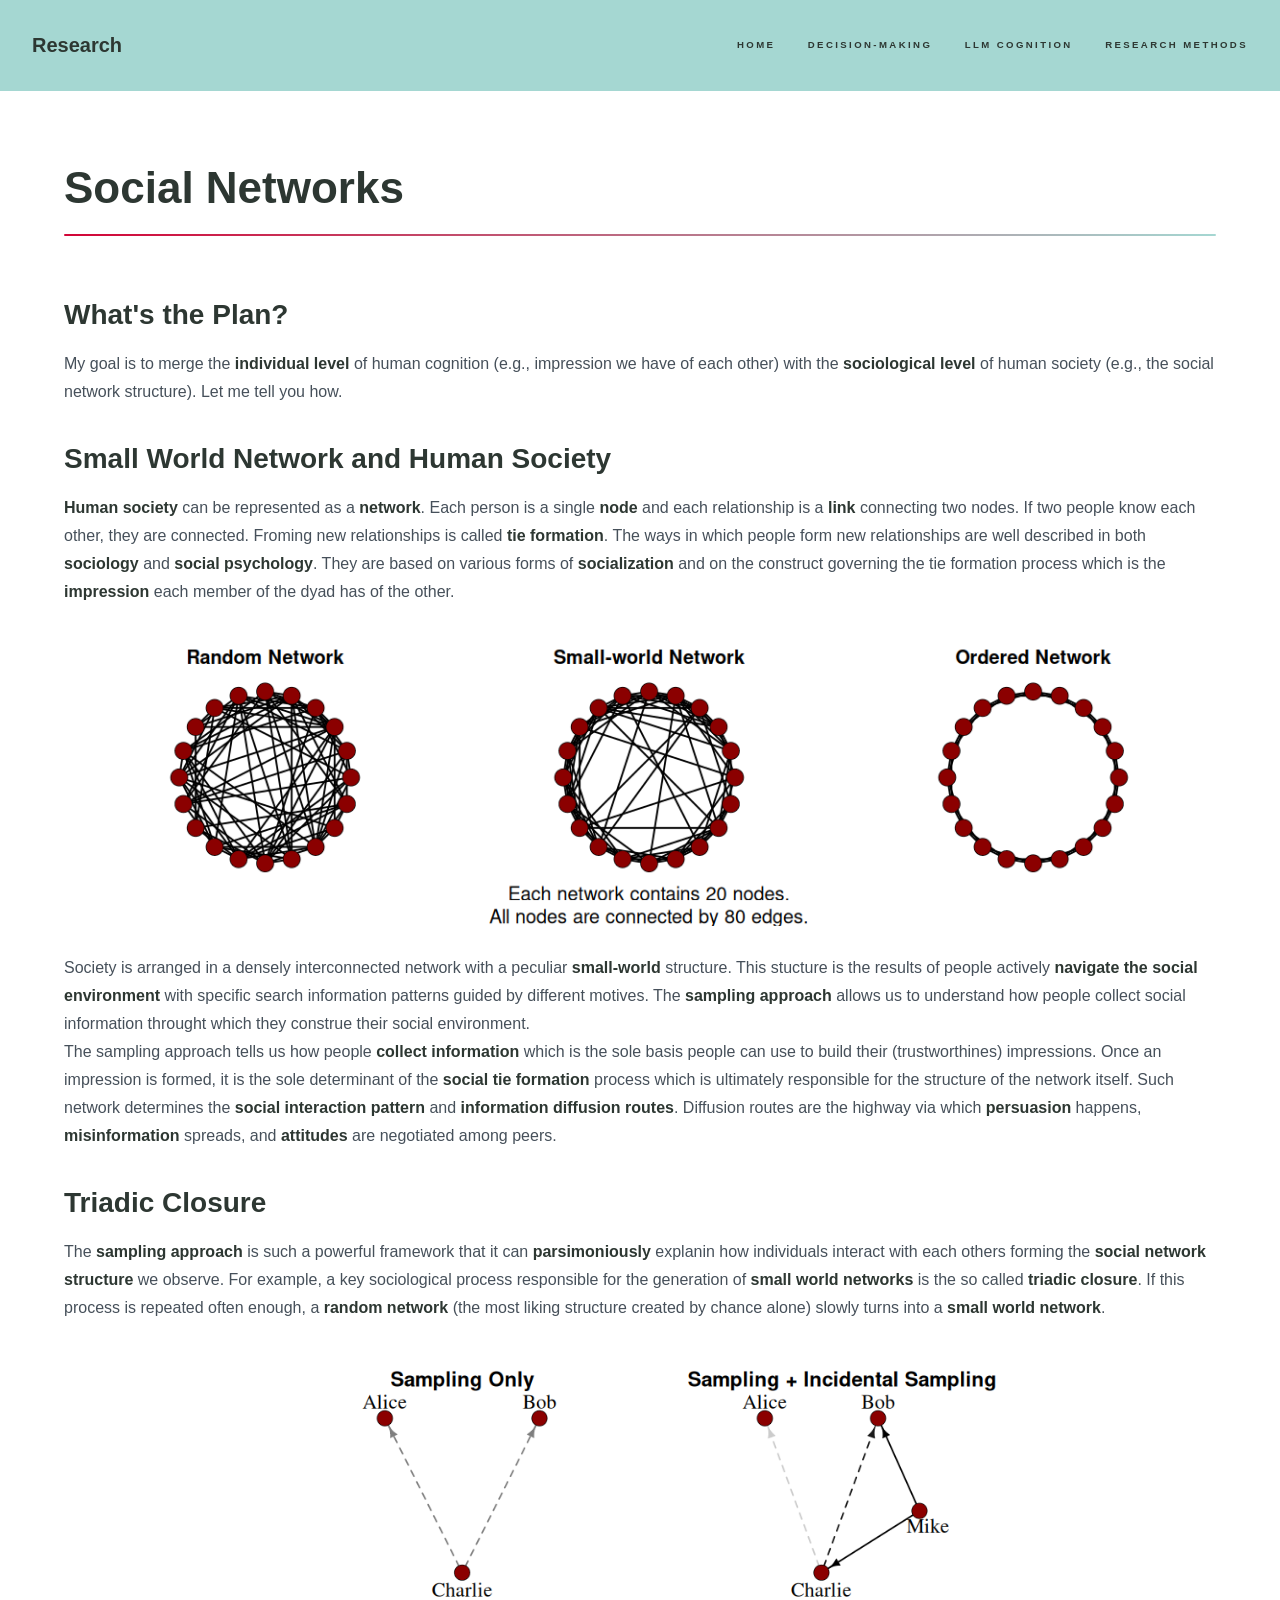
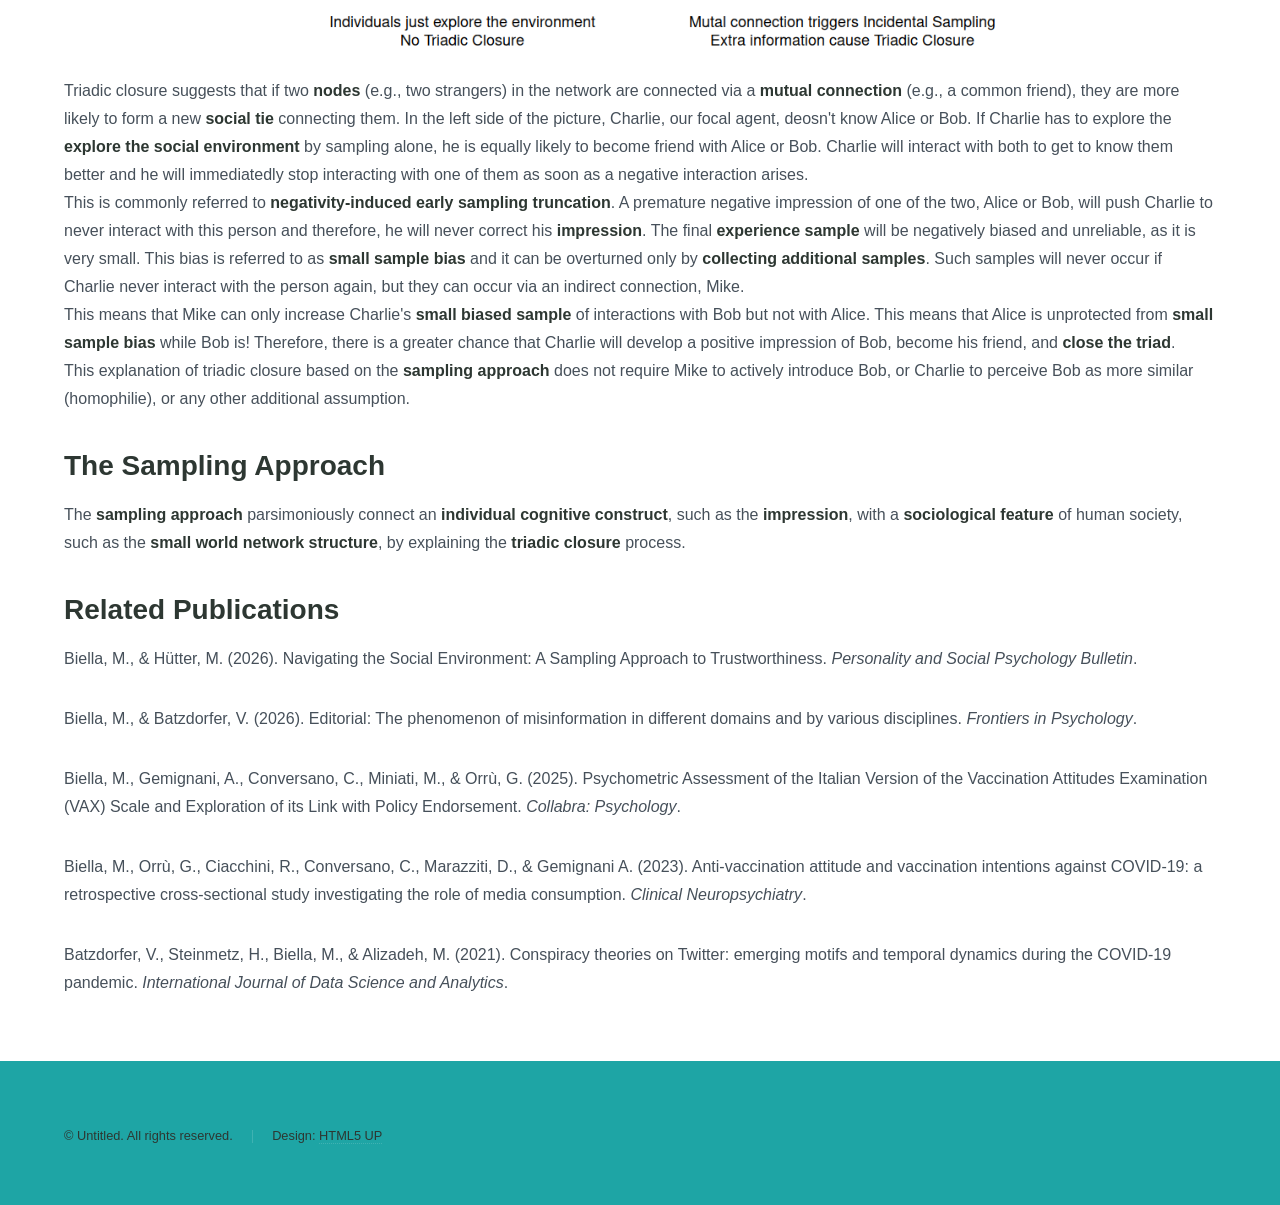
<file: social_network.html>
<!DOCTYPE HTML>
<!--
	Hyperspace by HTML5 UP
	html5up.net | @ajlkn
	Free for personal and commercial use under the CCA 3.0 license (html5up.net/license)
-->
<html>
	<head>
		<title>Marco Biella Ph.D.</title>
		<meta charset="utf-8" />
		<meta name="viewport" content="width=device-width, initial-scale=1, user-scalable=no" />
		<link rel="stylesheet" href="assets/css/main.css" />
		<noscript><link rel="stylesheet" href="assets/css/noscript.css" /></noscript>

		<!-- image placement: text wrapped -->
		<style>
			img {
				display: block;
				margin-left: auto;
				margin-right: auto;
			}
		</style>
	
	</head>
	<body class="is-preload">

		<!-- Header -->
			<header id="header">
				<a href="index.html" class="title">Research</a>
				<nav>
					<ul>
						<li><a href="index.html">Home</a></li>
						<li><a href="decision_making.html" class="title">Decision-making</a></li>
						<li><a href="llm_cognition.html" class="title">LLM Cognition</a></li>
						<li><a href="research_methods.html" class="title">Research Methods</a></li>
						<!--<li><a href="generic.html" class="active">Generic</a></li>-->
					</ul>
				</nav>
			</header>

		<!-- Wrapper -->
			<div id="wrapper">

				<!-- Main -->
					<section id="main" class="wrapper">
						<div class="inner">
							<h1 class="major">Social Networks</h1>
							<h2>What's the Plan?</h2>
							<p>My goal is to merge the <strong>individual level</strong>  of human cognition (e.g., impression we have of each other) with the <strong>sociological level</strong> of human society (e.g., the social network structure). Let me tell you how. <br></p>
							
							<h2>Small World Network and Human Society</h2>
							<p><strong>Human society</strong> can be represented as a <strong>network</strong>. Each person is a single <strong>node</strong> and each relationship is a <strong>link</strong> connecting two nodes. If two people know each other, they are connected. Froming new relationships is called <strong>tie formation</strong>.
								The ways in which people form new relationships are well described in both <strong>sociology</strong> and <strong>social psychology</strong>. They are based on various forms of <strong>socialization</strong> and on the construct governing the tie formation process which is the <strong>impression</strong> each member of the dyad has of the other.</p>
							<img src="images/networks_example.png" alt="" width="100%" height="100%">
							<br>
							<p>Society is arranged in a densely interconnected network with a peculiar <strong>small-world</strong> structure. This stucture is the results of people actively <a href="https://doi.org/10.1177/01461672241273237" target="_blank" rel="noopener"><strong>navigate the social environment</strong></a> with specific search information patterns guided by different motives. 
								The <a href="https://doi.org/10.1177/01461672241273237" target="_blank" rel="noopener"><strong>sampling approach</strong></a> allows us to understand how people collect social information throught which they construe their social environment. <br>
								The sampling approach tells us how people <a href="https://doi.org/10.1177/01461672241273237" target="_blank" rel="noopener"><strong>collect information</strong></a> which is the sole basis people can use to build their (trustworthines) impressions. Once an impression is formed, it is the sole determinant of the <strong>social tie formation</strong> process which is ultimately responsible for the structure of the network itself. Such network determines the <strong>social interaction pattern</strong> and <strong>information diffusion routes</strong>. Diffusion routes are the  highway via which <strong>persuasion</strong> happens, <strong>misinformation</strong> spreads, and <strong>attitudes</strong> are negotiated among peers.</p>
							<h2>Triadic Closure</h2>
							<p>The <a href="https://doi.org/10.1177/01461672241273237" target="_blank" rel="noopener"><strong>sampling approach</strong></a> is such a powerful framework that it can <strong>parsimoniously</strong> explanin how individuals interact with each others forming the <strong>social network structure</strong> we observe.
								For example, a key sociological process responsible for the generation of <strong>small world networks</strong> is the so called <strong>triadic closure</strong>. If this process is repeated often enough, a <strong>random network</strong> (the most liking structure created by chance alone) slowly turns into a <strong>small world network</strong>.
							</p>
							<img src="images/networks_triadicsampling.png" alt="" width="66%" height="66%">
							<br>
							<p>Triadic closure suggests that if two <strong>nodes</strong> (e.g., two strangers) in the network are connected via a <strong>mutual connection</strong> (e.g., a common friend), they are more likely to form a new <strong>social tie</strong> connecting them.
								In the left side of the picture, Charlie, our focal agent, deosn't know Alice or Bob. If Charlie has to explore the <a href="https://doi.org/10.1177/01461672241273237" target="_blank" rel="noopener"><strong>explore the social environment</strong></a> by sampling alone, he is equally likely to become friend with Alice or Bob.
								Charlie will interact with both to get to know them better and he will immediatedly stop interacting with one of them as soon as a negative interaction arises. 
								<br>
								This is commonly referred to <strong>negativity-induced early sampling truncation</strong>. A premature negative impression of one of the two, Alice or Bob, will push Charlie to never interact with this person and therefore, he will never correct his <strong>impression</strong>.
								The final <strong>experience sample</strong> will be negatively biased and unreliable, as it is very small. This bias is referred to as <a href="https://psycnet.apa.org/buy/2000-02818-001" target="_blank" rel="noopener"><strong>small sample bias</strong></a> and it can be overturned only by <strong>collecting additional samples</strong>. Such samples will never occur if Charlie never interact with the person again, but they can occur via an indirect connection, Mike. <br>
								This means that Mike can only increase Charlie's <strong>small biased sample</strong> of interactions with Bob but not with Alice. This means that Alice is unprotected from <strong>small sample bias</strong> while Bob is! Therefore, there is a greater chance that Charlie will develop a positive impression of Bob, become his friend, and <strong>close the triad</strong>.<br>
								This explanation of triadic closure based on the <strong>sampling approach</strong> does not require Mike to actively introduce Bob, or Charlie to perceive Bob as more similar (homophilie), or any other additional assumption.
							</p>
							<h2>The Sampling Approach</h2>
							<p>The <strong>sampling approach</strong> parsimoniously connect an <strong>individual cognitive construct</strong>, such as the <strong>impression</strong>, with a <strong>sociological feature</strong> of human society, such as the <strong>small world network structure</strong>, by explaining the <strong>triadic closure</strong> process.
								<br>

							</p>

							<h2 class="major">Related Publications</h2>
							<p>Biella, M., &amp; Hütter, M. (2026). <a href="https://doi.org/10.1177/01461672241273237" target="_blank" rel="noopener">Navigating the Social Environment: A Sampling Approach to Trustworthiness</a>. <em>Personality and Social Psychology Bulletin</em>.</p>
							<p>Biella, M., &amp; Batzdorfer, V. (2026). Editorial: <a href="https://www.frontiersin.org/journals/psychology/articles/10.3389/fpsyg.2025.1763023/full" target="_blank" rel="noopener">The phenomenon of misinformation in different domains and by various disciplines</a>. <em>Frontiers in Psychology</em>.</p>
							<p>Biella, M., Gemignani, A., Conversano, C., Miniati, M., &amp; Orrù, G. (2025). <a href="https://doi.org/10.1525/collabra.136895" target="_blank" rel="noopener">Psychometric Assessment of the Italian Version of the Vaccination Attitudes Examination (VAX) Scale and Exploration of its Link with Policy Endorsement</a>. <em>Collabra: Psychology</em>.</p>
							<p>Biella, M., Orrù, G., Ciacchini, R., Conversano, C., Marazziti, D., &amp; Gemignani A. (2023). <a href="https://doi.org/10.36131/cnfioritieditore20230404" target="_blank" rel="noopener">Anti-vaccination attitude and vaccination intentions against COVID-19: a retrospective cross-sectional study investigating the role of media consumption</a>. <em>Clinical Neuropsychiatry</em>.</p>
							<p>Batzdorfer, V., Steinmetz, H., Biella, M., &amp; Alizadeh, M. (2021). <a href="https://pubmed.ncbi.nlm.nih.gov/34977334/" target="_blank" rel="noopener">Conspiracy theories on Twitter: emerging motifs and temporal dynamics during the COVID-19 pandemic</a>. <em>International Journal of Data Science and Analytics</em>.</p>
						</div>
					</section>

			</div>

		<!-- Footer -->
			<footer id="footer" class="wrapper alt">
				<div class="inner">
					<ul class="menu">
						<li>&copy; Untitled. All rights reserved.</li><li>Design: <a href="http://html5up.net">HTML5 UP</a></li>
					</ul>
				</div>
			</footer>

		<!-- Scripts -->
			<script src="assets/js/jquery.min.js"></script>
			<script src="assets/js/jquery.scrollex.min.js"></script>
			<script src="assets/js/jquery.scrolly.min.js"></script>
			<script src="assets/js/browser.min.js"></script>
			<script src="assets/js/breakpoints.min.js"></script>
			<script src="assets/js/util.js"></script>
			<script src="assets/js/main.js"></script>

	</body>
</html>
</file>
<file: assets/css/noscript.css>
/*
	Hyperspace by HTML5 UP
	html5up.net | @ajlkn
	Free for personal and commercial use under the CCA 3.0 license (html5up.net/license)
*/

/* Spotlights */

	.spotlights > section > .image:before {
		opacity: 0 !important;
	}

	.spotlights > section > .content > .inner {
		-moz-transform: none !important;
		-webkit-transform: none !important;
		-ms-transform: none !important;
		transform: none !important;
		opacity: 1 !important;
	}

/* Wrapper */

	.wrapper > .inner {
		opacity: 1 !important;
		-moz-transform: none !important;
		-webkit-transform: none !important;
		-ms-transform: none !important;
		transform: none !important;
	}

/* Sidebar */

	#sidebar > .inner {
		opacity: 1 !important;
	}

	#sidebar nav > ul > li {
		-moz-transform: none !important;
		-webkit-transform: none !important;
		-ms-transform: none !important;
		transform: none !important;
		opacity: 1 !important;
	}
</file>
<file: assets/css/main.css>
@import url(fontawesome-all.min.css);

/*
	Hyperspace by HTML5 UP
	html5up.net | @ajlkn
	Free for personal and commercial use under the CCA 3.0 license (html5up.net/license)
*/

html, body, div, span, applet, object,
iframe, h1, h2, h3, h4, h5, h6, p, blockquote,
pre, a, abbr, acronym, address, big, cite,
code, del, dfn, em, img, ins, kbd, q, s, samp,
small, strike, strong, sub, sup, tt, var, b,
u, i, center, dl, dt, dd, ol, ul, li, fieldset,
form, label, legend, table, caption, tbody,
tfoot, thead, tr, th, td, article, aside,
canvas, details, embed, figure, figcaption,
footer, header, hgroup, menu, nav, output, ruby,
section, summary, time, mark, audio, video {
	margin: 0;
	padding: 0;
	border: 0;
	font-size: 100%;
	font: inherit;
	vertical-align: baseline;}

article, aside, details, figcaption, figure,
footer, header, hgroup, menu, nav, section {
	display: block;}

/* set color variables to be used in the css*/
:root {
	/* basel palette*/
	--basel_mint: #1EA5A5;
	--basel_lightmint: #A5D7D2;
	--basel_red: #D20537;
	--basel_antracite: #2D3732;
	--basel_lightantracite: #46505A;
	--basel_grey: #8C9196;
	--basel_lightred: #EB829B;
	--basel_lightgrey: #BEC3C8;
	--basel_darkmint: #006E6E;
	/* tuebingen palette*/
	--tuebingen_red: #A51E37;
	--tuebingen_gold: #B4A069;
	--tuebingen_black: #32414B;

	/* user defined*/
	--generic_page_background: #ffffff; 			/* original value: #312450; */
	--title_text_color: #2D3732; 					/* original value: #ffffff; */
	--plain_text_color: #46505A; 					/* original value: #ffffff8c; */
	--bold_text_color: #2D3732; 					/* original value: #ffffff8c; */
	--link_hover_text_color:  #D20537; 			/* original value: #ffffff; */

	/* module types for the index page */
	--spotlight_content_background_color: #f1f3f3; /* the attribute can be commented out to maintain the default */
	--spotlight_content_border_color: #f1f3f3; 	/* the attribute can be commented out to maintain the default */
	--spotlight_section_background_color: #1EA5A5; /* original value: rgba(49, 36, 80, 0.9);*/
	--fullscreen_content_background_color: #ffffff;/* the attribute can be commented out to maintain the default */

	/* sidbar */
	--sidebar_background_color: #A5D7D2; 			/* original value: #312450; */
	/* text */
	--sidebar_unselected_text_color: #2D3732; 		/* original value: #ffffff; */
	--sidebar_selected_text_color: #D20537; 		/* original value: #ffffff; */
	--sidebar_unselected_line_color: #46505A;		/* original value: #3c2c62; */
	/* unselected item on sidebar */
	--shade_color_unselected_1: #A5D7D2;			/* original value: #5e42a6; */
	--shade_color_unselected_2: #006E6E;			/* original value: #b74e91; */
	/* selected item on sidebar */
	--shade_color_selected_1: #EB829B;				/* original value: #5e42a6; */
	--shade_color_selected_2: #D20537;				/* original value: #b74e91; */

	--button_color_1: #006E6E;						/* original value: #ffffff; */ 
	--button_color_2: #006E6E;						/* original value: #312450; */
	--button_color_background: #A5D7D2;			/* original value: #ffffff; */ 
	--button_color_boarderd: #006E6E;				/* original value: rgba(255, 255, 255, 0.15); */
	--button_hover_color_background: #EB829B;		/* original value: #ffffff; */
	--button_hover_color_boarder: #006E6E;			/* the attribute is commented out to maintain the default */
	--button_hover_opacity: 0.5;					 /* original value: 0.05; */

	--getintouch_field_name_color: #2D3732;		/* original value: #ffffff; */
	--getintouch_background_color: #8C9196;		/* the attribute is in the touch_stile class created ex novo */

	--footer_background_color: #BEC3C8;			/* the attribute is in the touch_stile class created ex novo */
	--footer_text_color: #2D3732;					/* the attribute is in the touch_stile class created ex novo */

	/* generic page*/
	--generic_page_header_background: #A5D7D2;		/* original value: #5e42a6; */
	--generic_page_header_title_color: #2D3732;	/* original value: #ffffff; */
	/* menu */
	--generic_page_menu_unselected_text_color: #2D3732;	/* original value: rgba(255, 255, 255, 0.35); */
	--generic_page_menu_selected_text_color: #D20537;		/* original value: #ffffff */
	--generic_page_menu_hovered_text_color: #D20537;		/* original value: rgba(255, 255, 255, 0.35); */
	/* footer */
	--generic_page_footer_background: #1EA5A5;				/* original value: #261c3e; */ /*this is the wrapper-alt style, might apply to other elements!!*/
	/* line below the title */
	--generic_line_color_1: #D20537;						/* original value: #5e42a6 */ 
	--generic_line_color_2: #A5D7D2;						/* original value: #b74e91 */

  }

/* set color variables END */

/* example how to use a variable
background-color: var(background_body_color);
*/

body {
	line-height: 1;
}

ol, ul {
	list-style: none;
}

blockquote, q {
	quotes: none;
}

	blockquote:before, blockquote:after, q:before, q:after {
		content: '';
		content: none;
	}

table {
	border-collapse: collapse;
	border-spacing: 0;
}

body {
	-webkit-text-size-adjust: none;
}

mark {
	background-color: transparent;
	color: inherit;
}

input::-moz-focus-inner {
	border: 0;
	padding: 0;
}

input, select, textarea {
	-moz-appearance: none;
	-webkit-appearance: none;
	-ms-appearance: none;
	appearance: none;
}

/* Basic */

	@-ms-viewport {
		width: device-width;
	}

	body {
		-ms-overflow-style: scrollbar;
	}

	@media screen and (max-width: 480px) {

		html, body {
			min-width: 320px;
		}

	}

	html {
		box-sizing: border-box;
	}

	*, *:before, *:after {
		box-sizing: inherit;
	}

	body {
		background: var(--generic_page_background); /* color changed with variable at the top of the scritp*/
	}

		body.is-preload *, body.is-preload *:before, body.is-preload *:after {
			-moz-animation: none !important;
			-webkit-animation: none !important;
			-ms-animation: none !important;
			animation: none !important;
			-moz-transition: none !important;
			-webkit-transition: none !important;
			-ms-transition: none !important;
			transition: none !important;
		}

/* Type */

	body, input, select, textarea {
		color: var(--plain_text_color); /* rgba(255, 255, 255, 0.55); */ /* color changed with variable at the top of the scritp*/
		font-family: Arial, Helvetica, sans-serif;
		font-size: 16.5pt;
		font-weight: normal;
		line-height: 1.75;
	}

		@media screen and (max-width: 1680px) {

			body, input, select, textarea {
				font-size: 13pt;
			}

		}

		@media screen and (max-width: 1280px) {

			body, input, select, textarea {
				font-size: 12pt;
			}

		}

		@media screen and (max-width: 360px) {

			body, input, select, textarea {
				font-size: 11pt;
			}

		}

	a {
		-moz-transition: color 0.2s ease, border-bottom-color 0.2s ease;
		-webkit-transition: color 0.2s ease, border-bottom-color 0.2s ease;
		-ms-transition: color 0.2s ease, border-bottom-color 0.2s ease;
		transition: color 0.2s ease, border-bottom-color 0.2s ease;
		border-bottom: dotted 1px  rgba(255, 255, 255, 0.35);
		color: inherit;
		text-decoration: none;
	}

		a:hover {
			border-bottom-color: transparent;
			color: var(--link_hover_text_color);  /* #ffffff; */ /* color changed with variable at the top of the scritp*/
		}

		/* change link's text color even if the text is bold */
		a:hover strong, a:hover b {
			color: var(--link_hover_text_color);
		}
		/* change link's text color even if the text is bold, remove this block to revert to default */

	strong, b {
		color: var(--bold_text_color);  /* #ffffff; */ /* color changed with variable at the top of the scritp*/
		font-weight: bold;
	}

	em, i {
		font-style: italic;
	}

	p {
		margin: 0 0 2em 0;
	}

	h1, h2, h3, h4, h5, h6 {
		color: var(--title_text_color); /* variable set at the top of the script*/
		font-weight: bold;
		line-height: 1.5;
		margin: 0 0 0.5em 0;
	}

		h1 a, h2 a, h3 a, h4 a, h5 a, h6 a {
			color: inherit;
			text-decoration: none;
		}

	h1 {
		font-size: 2.75em;
	}

		h1.major {
			margin: 0 0 1.3em 0;
			position: relative;
			padding-bottom: 0.35em;
		}

			h1.major:after {
				background-image: -moz-linear-gradient(to right, var(--shade_color_unselected_1), var(--shade_color_unselected_2));
				background-image: -webkit-linear-gradient(to right, var(--shade_color_unselected_1), var(--shade_color_unselected_2));
				background-image: -ms-linear-gradient(to right, var(--shade_color_unselected_1), var(--shade_color_unselected_2));
				background-image: linear-gradient(to right, var(--generic_line_color_1), var(--generic_line_color_2));
				-moz-transition: max-width 0.2s ease;
				-webkit-transition: max-width 0.2s ease;
				-ms-transition: max-width 0.2s ease;
				transition: max-width 0.2s ease;
				border-radius: 0.2em;
				bottom: 0;
				content: '';
				height: 0.05em;
				position: absolute;
				right: 0;
				width: 100%;
			}

	h2 {
		font-size: 1.75em;
	}

	h3 {
		font-size: 1.1em;
	}

	h4 {
		font-size: 1em;
	}

	h5 {
		font-size: 0.8em;
	}

	h6 {
		font-size: 0.6em;
	}

	@media screen and (max-width: 736px) {

		h1 {
			font-size: 2em;
		}

		h2 {
			font-size: 1.25em;
		}

		h3 {
			font-size: 1em;
		}

		h4 {
			font-size: 0.8em;
		}

		h5 {
			font-size: 0.6em;
		}

		h6 {
			font-size: 0.6em;
		}

	}

	sub {
		font-size: 0.8em;
		position: relative;
		top: 0.5em;
	}

	sup {
		font-size: 0.8em;
		position: relative;
		top: -0.5em;
	}

	blockquote {
		border-left: solid 4px rgba(255, 255, 255, 0.15);
		font-style: italic;
		margin: 0 0 2em 0;
		padding: 0.5em 0 0.5em 2em;
	}

	code {
		background: rgba(255, 255, 255, 0.05);
		border-radius: 0.25em;
		border: solid 1px rgba(255, 255, 255, 0.15);
		font-family: "Courier New", monospace;
		font-size: 0.9em;
		margin: 0 0.25em;
		padding: 0.25em 0.65em;
	}

	pre {
		-webkit-overflow-scrolling: touch;
		font-family: "Courier New", monospace;
		font-size: 0.9em;
		margin: 0 0 2em 0;
	}

		pre code {
			display: block;
			line-height: 1.75em;
			padding: 1em 1.5em;
			overflow-x: auto;
		}

	hr {
		border: 0;
		border-bottom: solid 1px rgba(255, 255, 255, 0.15);
		margin: 2em 0;
	}

		hr.major {
			margin: 3em 0;
		}

	.align-left {
		text-align: left;
	}

	.align-center {
		text-align: center;
	}

	.align-right {
		text-align: right;
	}

/* Row */

	.row {
		display: flex;
		flex-wrap: wrap;
		box-sizing: border-box;
		align-items: stretch;
	}

		.row > * {
			box-sizing: border-box;
		}

		.row.gtr-uniform > * > :last-child {
			margin-bottom: 0;
		}

		.row.aln-left {
			justify-content: flex-start;
		}

		.row.aln-center {
			justify-content: center;
		}

		.row.aln-right {
			justify-content: flex-end;
		}

		.row.aln-top {
			align-items: flex-start;
		}

		.row.aln-middle {
			align-items: center;
		}

		.row.aln-bottom {
			align-items: flex-end;
		}

		.row > .imp {
			order: -1;
		}

		.row > .col-1 {
			width: 8.33333%;
		}

		.row > .off-1 {
			margin-left: 8.33333%;
		}

		.row > .col-2 {
			width: 16.66667%;
		}

		.row > .off-2 {
			margin-left: 16.66667%;
		}

		.row > .col-3 {
			width: 25%;
		}

		.row > .off-3 {
			margin-left: 25%;
		}

		.row > .col-4 {
			width: 33.33333%;
		}

		.row > .off-4 {
			margin-left: 33.33333%;
		}

		.row > .col-5 {
			width: 41.66667%;
		}

		.row > .off-5 {
			margin-left: 41.66667%;
		}

		.row > .col-6 {
			width: 50%;
		}

		.row > .off-6 {
			margin-left: 50%;
		}

		.row > .col-7 {
			width: 58.33333%;
		}

		.row > .off-7 {
			margin-left: 58.33333%;
		}

		.row > .col-8 {
			width: 66.66667%;
		}

		.row > .off-8 {
			margin-left: 66.66667%;
		}

		.row > .col-9 {
			width: 75%;
		}

		.row > .off-9 {
			margin-left: 75%;
		}

		.row > .col-10 {
			width: 83.33333%;
		}

		.row > .off-10 {
			margin-left: 83.33333%;
		}

		.row > .col-11 {
			width: 91.66667%;
		}

		.row > .off-11 {
			margin-left: 91.66667%;
		}

		.row > .col-12 {
			width: 100%;
		}

		.row > .off-12 {
			margin-left: 100%;
		}

		.row.gtr-0 {
			margin-top: 0;
			margin-left: 0em;
		}

			.row.gtr-0 > * {
				padding: 0 0 0 0em;
			}

			.row.gtr-0.gtr-uniform {
				margin-top: 0em;
			}

				.row.gtr-0.gtr-uniform > * {
					padding-top: 0em;
				}

		.row.gtr-25 {
			margin-top: 0;
			margin-left: -0.375em;
		}

			.row.gtr-25 > * {
				padding: 0 0 0 0.375em;
			}

			.row.gtr-25.gtr-uniform {
				margin-top: -0.375em;
			}

				.row.gtr-25.gtr-uniform > * {
					padding-top: 0.375em;
				}

		.row.gtr-50 {
			margin-top: 0;
			margin-left: -0.75em;
		}

			.row.gtr-50 > * {
				padding: 0 0 0 0.75em;
			}

			.row.gtr-50.gtr-uniform {
				margin-top: -0.75em;
			}

				.row.gtr-50.gtr-uniform > * {
					padding-top: 0.75em;
				}

		.row {
			margin-top: 0;
			margin-left: -1.5em;
		}

			.row > * {
				padding: 0 0 0 1.5em;
			}

			.row.gtr-uniform {
				margin-top: -1.5em;
			}

				.row.gtr-uniform > * {
					padding-top: 1.5em;
				}

		.row.gtr-150 {
			margin-top: 0;
			margin-left: -2.25em;
		}

			.row.gtr-150 > * {
				padding: 0 0 0 2.25em;
			}

			.row.gtr-150.gtr-uniform {
				margin-top: -2.25em;
			}

				.row.gtr-150.gtr-uniform > * {
					padding-top: 2.25em;
				}

		.row.gtr-200 {
			margin-top: 0;
			margin-left: -3em;
		}

			.row.gtr-200 > * {
				padding: 0 0 0 3em;
			}

			.row.gtr-200.gtr-uniform {
				margin-top: -3em;
			}

				.row.gtr-200.gtr-uniform > * {
					padding-top: 3em;
				}

		@media screen and (max-width: 1680px) {

			.row {
				display: flex;
				flex-wrap: wrap;
				box-sizing: border-box;
				align-items: stretch;
			}

				.row > * {
					box-sizing: border-box;
				}

				.row.gtr-uniform > * > :last-child {
					margin-bottom: 0;
				}

				.row.aln-left {
					justify-content: flex-start;
				}

				.row.aln-center {
					justify-content: center;
				}

				.row.aln-right {
					justify-content: flex-end;
				}

				.row.aln-top {
					align-items: flex-start;
				}

				.row.aln-middle {
					align-items: center;
				}

				.row.aln-bottom {
					align-items: flex-end;
				}

				.row > .imp-xlarge {
					order: -1;
				}

				.row > .col-1-xlarge {
					width: 8.33333%;
				}

				.row > .off-1-xlarge {
					margin-left: 8.33333%;
				}

				.row > .col-2-xlarge {
					width: 16.66667%;
				}

				.row > .off-2-xlarge {
					margin-left: 16.66667%;
				}

				.row > .col-3-xlarge {
					width: 25%;
				}

				.row > .off-3-xlarge {
					margin-left: 25%;
				}

				.row > .col-4-xlarge {
					width: 33.33333%;
				}

				.row > .off-4-xlarge {
					margin-left: 33.33333%;
				}

				.row > .col-5-xlarge {
					width: 41.66667%;
				}

				.row > .off-5-xlarge {
					margin-left: 41.66667%;
				}

				.row > .col-6-xlarge {
					width: 50%;
				}

				.row > .off-6-xlarge {
					margin-left: 50%;
				}

				.row > .col-7-xlarge {
					width: 58.33333%;
				}

				.row > .off-7-xlarge {
					margin-left: 58.33333%;
				}

				.row > .col-8-xlarge {
					width: 66.66667%;
				}

				.row > .off-8-xlarge {
					margin-left: 66.66667%;
				}

				.row > .col-9-xlarge {
					width: 75%;
				}

				.row > .off-9-xlarge {
					margin-left: 75%;
				}

				.row > .col-10-xlarge {
					width: 83.33333%;
				}

				.row > .off-10-xlarge {
					margin-left: 83.33333%;
				}

				.row > .col-11-xlarge {
					width: 91.66667%;
				}

				.row > .off-11-xlarge {
					margin-left: 91.66667%;
				}

				.row > .col-12-xlarge {
					width: 100%;
				}

				.row > .off-12-xlarge {
					margin-left: 100%;
				}

				.row.gtr-0 {
					margin-top: 0;
					margin-left: 0em;
				}

					.row.gtr-0 > * {
						padding: 0 0 0 0em;
					}

					.row.gtr-0.gtr-uniform {
						margin-top: 0em;
					}

						.row.gtr-0.gtr-uniform > * {
							padding-top: 0em;
						}

				.row.gtr-25 {
					margin-top: 0;
					margin-left: -0.375em;
				}

					.row.gtr-25 > * {
						padding: 0 0 0 0.375em;
					}

					.row.gtr-25.gtr-uniform {
						margin-top: -0.375em;
					}

						.row.gtr-25.gtr-uniform > * {
							padding-top: 0.375em;
						}

				.row.gtr-50 {
					margin-top: 0;
					margin-left: -0.75em;
				}

					.row.gtr-50 > * {
						padding: 0 0 0 0.75em;
					}

					.row.gtr-50.gtr-uniform {
						margin-top: -0.75em;
					}

						.row.gtr-50.gtr-uniform > * {
							padding-top: 0.75em;
						}

				.row {
					margin-top: 0;
					margin-left: -1.5em;
				}

					.row > * {
						padding: 0 0 0 1.5em;
					}

					.row.gtr-uniform {
						margin-top: -1.5em;
					}

						.row.gtr-uniform > * {
							padding-top: 1.5em;
						}

				.row.gtr-150 {
					margin-top: 0;
					margin-left: -2.25em;
				}

					.row.gtr-150 > * {
						padding: 0 0 0 2.25em;
					}

					.row.gtr-150.gtr-uniform {
						margin-top: -2.25em;
					}

						.row.gtr-150.gtr-uniform > * {
							padding-top: 2.25em;
						}

				.row.gtr-200 {
					margin-top: 0;
					margin-left: -3em;
				}

					.row.gtr-200 > * {
						padding: 0 0 0 3em;
					}

					.row.gtr-200.gtr-uniform {
						margin-top: -3em;
					}

						.row.gtr-200.gtr-uniform > * {
							padding-top: 3em;
						}

		}

		@media screen and (max-width: 1280px) {

			.row {
				display: flex;
				flex-wrap: wrap;
				box-sizing: border-box;
				align-items: stretch;
			}

				.row > * {
					box-sizing: border-box;
				}

				.row.gtr-uniform > * > :last-child {
					margin-bottom: 0;
				}

				.row.aln-left {
					justify-content: flex-start;
				}

				.row.aln-center {
					justify-content: center;
				}

				.row.aln-right {
					justify-content: flex-end;
				}

				.row.aln-top {
					align-items: flex-start;
				}

				.row.aln-middle {
					align-items: center;
				}

				.row.aln-bottom {
					align-items: flex-end;
				}

				.row > .imp-large {
					order: -1;
				}

				.row > .col-1-large {
					width: 8.33333%;
				}

				.row > .off-1-large {
					margin-left: 8.33333%;
				}

				.row > .col-2-large {
					width: 16.66667%;
				}

				.row > .off-2-large {
					margin-left: 16.66667%;
				}

				.row > .col-3-large {
					width: 25%;
				}

				.row > .off-3-large {
					margin-left: 25%;
				}

				.row > .col-4-large {
					width: 33.33333%;
				}

				.row > .off-4-large {
					margin-left: 33.33333%;
				}

				.row > .col-5-large {
					width: 41.66667%;
				}

				.row > .off-5-large {
					margin-left: 41.66667%;
				}

				.row > .col-6-large {
					width: 50%;
				}

				.row > .off-6-large {
					margin-left: 50%;
				}

				.row > .col-7-large {
					width: 58.33333%;
				}

				.row > .off-7-large {
					margin-left: 58.33333%;
				}

				.row > .col-8-large {
					width: 66.66667%;
				}

				.row > .off-8-large {
					margin-left: 66.66667%;
				}

				.row > .col-9-large {
					width: 75%;
				}

				.row > .off-9-large {
					margin-left: 75%;
				}

				.row > .col-10-large {
					width: 83.33333%;
				}

				.row > .off-10-large {
					margin-left: 83.33333%;
				}

				.row > .col-11-large {
					width: 91.66667%;
				}

				.row > .off-11-large {
					margin-left: 91.66667%;
				}

				.row > .col-12-large {
					width: 100%;
				}

				.row > .off-12-large {
					margin-left: 100%;
				}

				.row.gtr-0 {
					margin-top: 0;
					margin-left: 0em;
				}

					.row.gtr-0 > * {
						padding: 0 0 0 0em;
					}

					.row.gtr-0.gtr-uniform {
						margin-top: 0em;
					}

						.row.gtr-0.gtr-uniform > * {
							padding-top: 0em;
						}

				.row.gtr-25 {
					margin-top: 0;
					margin-left: -0.375em;
				}

					.row.gtr-25 > * {
						padding: 0 0 0 0.375em;
					}

					.row.gtr-25.gtr-uniform {
						margin-top: -0.375em;
					}

						.row.gtr-25.gtr-uniform > * {
							padding-top: 0.375em;
						}

				.row.gtr-50 {
					margin-top: 0;
					margin-left: -0.75em;
				}

					.row.gtr-50 > * {
						padding: 0 0 0 0.75em;
					}

					.row.gtr-50.gtr-uniform {
						margin-top: -0.75em;
					}

						.row.gtr-50.gtr-uniform > * {
							padding-top: 0.75em;
						}

				.row {
					margin-top: 0;
					margin-left: -1.5em;
				}

					.row > * {
						padding: 0 0 0 1.5em;
					}

					.row.gtr-uniform {
						margin-top: -1.5em;
					}

						.row.gtr-uniform > * {
							padding-top: 1.5em;
						}

				.row.gtr-150 {
					margin-top: 0;
					margin-left: -2.25em;
				}

					.row.gtr-150 > * {
						padding: 0 0 0 2.25em;
					}

					.row.gtr-150.gtr-uniform {
						margin-top: -2.25em;
					}

						.row.gtr-150.gtr-uniform > * {
							padding-top: 2.25em;
						}

				.row.gtr-200 {
					margin-top: 0;
					margin-left: -3em;
				}

					.row.gtr-200 > * {
						padding: 0 0 0 3em;
					}

					.row.gtr-200.gtr-uniform {
						margin-top: -3em;
					}

						.row.gtr-200.gtr-uniform > * {
							padding-top: 3em;
						}

		}

		@media screen and (max-width: 980px) {

			.row {
				display: flex;
				flex-wrap: wrap;
				box-sizing: border-box;
				align-items: stretch;
			}

				.row > * {
					box-sizing: border-box;
				}

				.row.gtr-uniform > * > :last-child {
					margin-bottom: 0;
				}

				.row.aln-left {
					justify-content: flex-start;
				}

				.row.aln-center {
					justify-content: center;
				}

				.row.aln-right {
					justify-content: flex-end;
				}

				.row.aln-top {
					align-items: flex-start;
				}

				.row.aln-middle {
					align-items: center;
				}

				.row.aln-bottom {
					align-items: flex-end;
				}

				.row > .imp-medium {
					order: -1;
				}

				.row > .col-1-medium {
					width: 8.33333%;
				}

				.row > .off-1-medium {
					margin-left: 8.33333%;
				}

				.row > .col-2-medium {
					width: 16.66667%;
				}

				.row > .off-2-medium {
					margin-left: 16.66667%;
				}

				.row > .col-3-medium {
					width: 25%;
				}

				.row > .off-3-medium {
					margin-left: 25%;
				}

				.row > .col-4-medium {
					width: 33.33333%;
				}

				.row > .off-4-medium {
					margin-left: 33.33333%;
				}

				.row > .col-5-medium {
					width: 41.66667%;
				}

				.row > .off-5-medium {
					margin-left: 41.66667%;
				}

				.row > .col-6-medium {
					width: 50%;
				}

				.row > .off-6-medium {
					margin-left: 50%;
				}

				.row > .col-7-medium {
					width: 58.33333%;
				}

				.row > .off-7-medium {
					margin-left: 58.33333%;
				}

				.row > .col-8-medium {
					width: 66.66667%;
				}

				.row > .off-8-medium {
					margin-left: 66.66667%;
				}

				.row > .col-9-medium {
					width: 75%;
				}

				.row > .off-9-medium {
					margin-left: 75%;
				}

				.row > .col-10-medium {
					width: 83.33333%;
				}

				.row > .off-10-medium {
					margin-left: 83.33333%;
				}

				.row > .col-11-medium {
					width: 91.66667%;
				}

				.row > .off-11-medium {
					margin-left: 91.66667%;
				}

				.row > .col-12-medium {
					width: 100%;
				}

				.row > .off-12-medium {
					margin-left: 100%;
				}

				.row.gtr-0 {
					margin-top: 0;
					margin-left: 0em;
				}

					.row.gtr-0 > * {
						padding: 0 0 0 0em;
					}

					.row.gtr-0.gtr-uniform {
						margin-top: 0em;
					}

						.row.gtr-0.gtr-uniform > * {
							padding-top: 0em;
						}

				.row.gtr-25 {
					margin-top: 0;
					margin-left: -0.375em;
				}

					.row.gtr-25 > * {
						padding: 0 0 0 0.375em;
					}

					.row.gtr-25.gtr-uniform {
						margin-top: -0.375em;
					}

						.row.gtr-25.gtr-uniform > * {
							padding-top: 0.375em;
						}

				.row.gtr-50 {
					margin-top: 0;
					margin-left: -0.75em;
				}

					.row.gtr-50 > * {
						padding: 0 0 0 0.75em;
					}

					.row.gtr-50.gtr-uniform {
						margin-top: -0.75em;
					}

						.row.gtr-50.gtr-uniform > * {
							padding-top: 0.75em;
						}

				.row {
					margin-top: 0;
					margin-left: -1.5em;
				}

					.row > * {
						padding: 0 0 0 1.5em;
					}

					.row.gtr-uniform {
						margin-top: -1.5em;
					}

						.row.gtr-uniform > * {
							padding-top: 1.5em;
						}

				.row.gtr-150 {
					margin-top: 0;
					margin-left: -2.25em;
				}

					.row.gtr-150 > * {
						padding: 0 0 0 2.25em;
					}

					.row.gtr-150.gtr-uniform {
						margin-top: -2.25em;
					}

						.row.gtr-150.gtr-uniform > * {
							padding-top: 2.25em;
						}

				.row.gtr-200 {
					margin-top: 0;
					margin-left: -3em;
				}

					.row.gtr-200 > * {
						padding: 0 0 0 3em;
					}

					.row.gtr-200.gtr-uniform {
						margin-top: -3em;
					}

						.row.gtr-200.gtr-uniform > * {
							padding-top: 3em;
						}

		}

		@media screen and (max-width: 736px) {

			.row {
				display: flex;
				flex-wrap: wrap;
				box-sizing: border-box;
				align-items: stretch;
			}

				.row > * {
					box-sizing: border-box;
				}

				.row.gtr-uniform > * > :last-child {
					margin-bottom: 0;
				}

				.row.aln-left {
					justify-content: flex-start;
				}

				.row.aln-center {
					justify-content: center;
				}

				.row.aln-right {
					justify-content: flex-end;
				}

				.row.aln-top {
					align-items: flex-start;
				}

				.row.aln-middle {
					align-items: center;
				}

				.row.aln-bottom {
					align-items: flex-end;
				}

				.row > .imp-small {
					order: -1;
				}

				.row > .col-1-small {
					width: 8.33333%;
				}

				.row > .off-1-small {
					margin-left: 8.33333%;
				}

				.row > .col-2-small {
					width: 16.66667%;
				}

				.row > .off-2-small {
					margin-left: 16.66667%;
				}

				.row > .col-3-small {
					width: 25%;
				}

				.row > .off-3-small {
					margin-left: 25%;
				}

				.row > .col-4-small {
					width: 33.33333%;
				}

				.row > .off-4-small {
					margin-left: 33.33333%;
				}

				.row > .col-5-small {
					width: 41.66667%;
				}

				.row > .off-5-small {
					margin-left: 41.66667%;
				}

				.row > .col-6-small {
					width: 50%;
				}

				.row > .off-6-small {
					margin-left: 50%;
				}

				.row > .col-7-small {
					width: 58.33333%;
				}

				.row > .off-7-small {
					margin-left: 58.33333%;
				}

				.row > .col-8-small {
					width: 66.66667%;
				}

				.row > .off-8-small {
					margin-left: 66.66667%;
				}

				.row > .col-9-small {
					width: 75%;
				}

				.row > .off-9-small {
					margin-left: 75%;
				}

				.row > .col-10-small {
					width: 83.33333%;
				}

				.row > .off-10-small {
					margin-left: 83.33333%;
				}

				.row > .col-11-small {
					width: 91.66667%;
				}

				.row > .off-11-small {
					margin-left: 91.66667%;
				}

				.row > .col-12-small {
					width: 100%;
				}

				.row > .off-12-small {
					margin-left: 100%;
				}

				.row.gtr-0 {
					margin-top: 0;
					margin-left: 0em;
				}

					.row.gtr-0 > * {
						padding: 0 0 0 0em;
					}

					.row.gtr-0.gtr-uniform {
						margin-top: 0em;
					}

						.row.gtr-0.gtr-uniform > * {
							padding-top: 0em;
						}

				.row.gtr-25 {
					margin-top: 0;
					margin-left: -0.375em;
				}

					.row.gtr-25 > * {
						padding: 0 0 0 0.375em;
					}

					.row.gtr-25.gtr-uniform {
						margin-top: -0.375em;
					}

						.row.gtr-25.gtr-uniform > * {
							padding-top: 0.375em;
						}

				.row.gtr-50 {
					margin-top: 0;
					margin-left: -0.75em;
				}

					.row.gtr-50 > * {
						padding: 0 0 0 0.75em;
					}

					.row.gtr-50.gtr-uniform {
						margin-top: -0.75em;
					}

						.row.gtr-50.gtr-uniform > * {
							padding-top: 0.75em;
						}

				.row {
					margin-top: 0;
					margin-left: -1.5em;
				}

					.row > * {
						padding: 0 0 0 1.5em;
					}

					.row.gtr-uniform {
						margin-top: -1.5em;
					}

						.row.gtr-uniform > * {
							padding-top: 1.5em;
						}

				.row.gtr-150 {
					margin-top: 0;
					margin-left: -2.25em;
				}

					.row.gtr-150 > * {
						padding: 0 0 0 2.25em;
					}

					.row.gtr-150.gtr-uniform {
						margin-top: -2.25em;
					}

						.row.gtr-150.gtr-uniform > * {
							padding-top: 2.25em;
						}

				.row.gtr-200 {
					margin-top: 0;
					margin-left: -3em;
				}

					.row.gtr-200 > * {
						padding: 0 0 0 3em;
					}

					.row.gtr-200.gtr-uniform {
						margin-top: -3em;
					}

						.row.gtr-200.gtr-uniform > * {
							padding-top: 3em;
						}

		}

		@media screen and (max-width: 480px) {

			.row {
				display: flex;
				flex-wrap: wrap;
				box-sizing: border-box;
				align-items: stretch;
			}

				.row > * {
					box-sizing: border-box;
				}

				.row.gtr-uniform > * > :last-child {
					margin-bottom: 0;
				}

				.row.aln-left {
					justify-content: flex-start;
				}

				.row.aln-center {
					justify-content: center;
				}

				.row.aln-right {
					justify-content: flex-end;
				}

				.row.aln-top {
					align-items: flex-start;
				}

				.row.aln-middle {
					align-items: center;
				}

				.row.aln-bottom {
					align-items: flex-end;
				}

				.row > .imp-xsmall {
					order: -1;
				}

				.row > .col-1-xsmall {
					width: 8.33333%;
				}

				.row > .off-1-xsmall {
					margin-left: 8.33333%;
				}

				.row > .col-2-xsmall {
					width: 16.66667%;
				}

				.row > .off-2-xsmall {
					margin-left: 16.66667%;
				}

				.row > .col-3-xsmall {
					width: 25%;
				}

				.row > .off-3-xsmall {
					margin-left: 25%;
				}

				.row > .col-4-xsmall {
					width: 33.33333%;
				}

				.row > .off-4-xsmall {
					margin-left: 33.33333%;
				}

				.row > .col-5-xsmall {
					width: 41.66667%;
				}

				.row > .off-5-xsmall {
					margin-left: 41.66667%;
				}

				.row > .col-6-xsmall {
					width: 50%;
				}

				.row > .off-6-xsmall {
					margin-left: 50%;
				}

				.row > .col-7-xsmall {
					width: 58.33333%;
				}

				.row > .off-7-xsmall {
					margin-left: 58.33333%;
				}

				.row > .col-8-xsmall {
					width: 66.66667%;
				}

				.row > .off-8-xsmall {
					margin-left: 66.66667%;
				}

				.row > .col-9-xsmall {
					width: 75%;
				}

				.row > .off-9-xsmall {
					margin-left: 75%;
				}

				.row > .col-10-xsmall {
					width: 83.33333%;
				}

				.row > .off-10-xsmall {
					margin-left: 83.33333%;
				}

				.row > .col-11-xsmall {
					width: 91.66667%;
				}

				.row > .off-11-xsmall {
					margin-left: 91.66667%;
				}

				.row > .col-12-xsmall {
					width: 100%;
				}

				.row > .off-12-xsmall {
					margin-left: 100%;
				}

				.row.gtr-0 {
					margin-top: 0;
					margin-left: 0em;
				}

					.row.gtr-0 > * {
						padding: 0 0 0 0em;
					}

					.row.gtr-0.gtr-uniform {
						margin-top: 0em;
					}

						.row.gtr-0.gtr-uniform > * {
							padding-top: 0em;
						}

				.row.gtr-25 {
					margin-top: 0;
					margin-left: -0.375em;
				}

					.row.gtr-25 > * {
						padding: 0 0 0 0.375em;
					}

					.row.gtr-25.gtr-uniform {
						margin-top: -0.375em;
					}

						.row.gtr-25.gtr-uniform > * {
							padding-top: 0.375em;
						}

				.row.gtr-50 {
					margin-top: 0;
					margin-left: -0.75em;
				}

					.row.gtr-50 > * {
						padding: 0 0 0 0.75em;
					}

					.row.gtr-50.gtr-uniform {
						margin-top: -0.75em;
					}

						.row.gtr-50.gtr-uniform > * {
							padding-top: 0.75em;
						}

				.row {
					margin-top: 0;
					margin-left: -1.5em;
				}

					.row > * {
						padding: 0 0 0 1.5em;
					}

					.row.gtr-uniform {
						margin-top: -1.5em;
					}

						.row.gtr-uniform > * {
							padding-top: 1.5em;
						}

				.row.gtr-150 {
					margin-top: 0;
					margin-left: -2.25em;
				}

					.row.gtr-150 > * {
						padding: 0 0 0 2.25em;
					}

					.row.gtr-150.gtr-uniform {
						margin-top: -2.25em;
					}

						.row.gtr-150.gtr-uniform > * {
							padding-top: 2.25em;
						}

				.row.gtr-200 {
					margin-top: 0;
					margin-left: -3em;
				}

					.row.gtr-200 > * {
						padding: 0 0 0 3em;
					}

					.row.gtr-200.gtr-uniform {
						margin-top: -3em;
					}

						.row.gtr-200.gtr-uniform > * {
							padding-top: 3em;
						}

		}

/* Box */

	.box {
		border-radius: 0.25em;
		border: solid 1px rgba(255, 255, 255, 0.15);
		margin-bottom: 2em;
		padding: 1.5em;
	}

		.box > :last-child,
		.box > :last-child > :last-child,
		.box > :last-child > :last-child > :last-child {
			margin-bottom: 0;
		}

		.box.alt {
			border: 0;
			border-radius: 0;
			padding: 0;
		}

/* Button */

	input[type="submit"],
	input[type="reset"],
	input[type="button"],
	button,
	.button {
		-moz-appearance: none;
		-webkit-appearance: none;
		-ms-appearance: none;
		appearance: none;
		-moz-transition: border-color 0.2s ease;
		-webkit-transition: border-color 0.2s ease;
		-ms-transition: border-color 0.2s ease;
		transition: border-color 0.2s ease;
		background-color: transparent;
		border: solid 1px !important;
		border-color: var(--button_color_boarderd) !important;     			/* changed via the variables set on the screen */
		border-radius: 3em;
		color: var(--button_color_1) !important;							/* changed via the variables set on the screen */
		cursor: pointer;
		display: inline-block;
		font-size: 0.6em;
		font-weight: bold;
		height: calc(4.75em + 2px);
		letter-spacing: 0.25em;
		line-height: 4.75em;
		outline: 0;
		padding: 0 3.75em;
		position: relative;
		text-align: center;
		text-decoration: none;
		text-transform: uppercase;
		white-space: nowrap;
	}

		input[type="submit"]:after,
		input[type="reset"]:after,
		input[type="button"]:after,
		button:after,
		.button:after {
			-moz-transform: scale(0.25);
			-webkit-transform: scale(0.25);
			-ms-transform: scale(0.25);
			transform: scale(0.25);
			pointer-events: none;
			-moz-transition: opacity 0.2s ease, -moz-transform 0.2s ease;
			-webkit-transition: opacity 0.2s ease, -webkit-transform 0.2s ease;
			-ms-transition: opacity 0.2s ease, -ms-transform 0.2s ease;
			transition: opacity 0.2s ease, transform 0.2s ease;
			background: var(--button_hover_color_background);					/* value changed using variables on top of the script */
			border-radius: 3em;
			content: '';
			height: 100%;
			left: 0;
			opacity: 0;
			position: absolute;
			top: 0;
			width: 100%;
		}

		input[type="submit"].icon:before,
		input[type="reset"].icon:before,
		input[type="button"].icon:before,
		button.icon:before,
		.button.icon:before {
			margin-right: 0.75em;
		}

		input[type="submit"].fit,
		input[type="reset"].fit,
		input[type="button"].fit,
		button.fit,
		.button.fit {
			width: 100%;
		}

		input[type="submit"].small,
		input[type="reset"].small,
		input[type="button"].small,
		button.small,
		.button.small {
			font-size: 0.4em;
		}

		input[type="submit"].large,
		input[type="reset"].large,
		input[type="button"].large,
		button.large,
		.button.large {
			font-size: 0.8em;
		}

		input[type="submit"].primary,
		input[type="reset"].primary,
		input[type="button"].primary,
		button.primary,
		.button.primary {
			background-color: var(--button_color_background);						/* changed via the variables set on the screen */
			color: var(--button_color_2) !important;							/* changed via the variables set on the screen */
		}

			input[type="submit"].primary:after,
			input[type="reset"].primary:after,
			input[type="button"].primary:after,
			button.primary:after,
			.button.primary:after {
				display: none;
			}

		input[type="submit"].disabled, input[type="submit"]:disabled,
		input[type="reset"].disabled,
		input[type="reset"]:disabled,
		input[type="button"].disabled,
		input[type="button"]:disabled,
		button.disabled,
		button:disabled,
		.button.disabled,
		.button:disabled {
			cursor: default;
			opacity: 0.5;
			pointer-events: none;
		}

		input[type="submit"]:hover,
		input[type="reset"]:hover,
		input[type="button"]:hover,
		button:hover,
		.button:hover {
			border-color: rgba(255, 255, 255, 0.55) !important;
		}

			input[type="submit"]:hover:after,
			input[type="reset"]:hover:after,
			input[type="button"]:hover:after,
			button:hover:after,
			.button:hover:after {
				opacity: var(--button_hover_opacity);      /* value changed with variables at the  top of the script*/
				-moz-transform: scale(1);
				-webkit-transform: scale(1);
				-ms-transform: scale(1);
				transform: scale(1);
			}

			input[type="submit"]:hover:active,
			input[type="reset"]:hover:active,
			input[type="button"]:hover:active,
			button:hover:active,
			.button:hover:active {
				border-color: #ffffff !important;
			}

				input[type="submit"]:hover:active:after,
				input[type="reset"]:hover:active:after,
				input[type="button"]:hover:active:after,
				button:hover:active:after,
				.button:hover:active:after {
					opacity: 0.1;
				}

/* Features */

	.features {
		display: -moz-flex;
		display: -webkit-flex;
		display: -ms-flex;
		display: flex;
		-moz-flex-wrap: wrap;
		-webkit-flex-wrap: wrap;
		-ms-flex-wrap: wrap;
		flex-wrap: wrap;
		border-radius: 0.25em;
		border: solid 1px rgba(255, 255, 255, 0.15);
		background: rgba(255, 255, 255, 0.05);
		margin: 0 0 2em 0;
	}

		.features section {
			padding: 3.5em 3em 1em 7em ;
			width: 50%;
			border-top: solid 1px rgba(255, 255, 255, 0.15);
			position: relative;
		}

			.features section:nth-child(-n + 2) {
				border-top-width: 0;
			}

			.features section:nth-child(2n) {
				border-left: solid 1px rgba(255, 255, 255, 0.15);
			}

			.features section .icon {
				-moz-transition: opacity 0.5s ease, -moz-transform 0.5s ease;
				-webkit-transition: opacity 0.5s ease, -webkit-transform 0.5s ease;
				-ms-transition: opacity 0.5s ease, -ms-transform 0.5s ease;
				transition: opacity 0.5s ease, transform 0.5s ease;
				-moz-transition-delay: 1s;
				-webkit-transition-delay: 1s;
				-ms-transition-delay: 1s;
				transition-delay: 1s;
				-moz-transform: scale(1);
				-webkit-transform: scale(1);
				-ms-transform: scale(1);
				transform: scale(1);
				position: absolute;
				left: 3em;
				top: 3em;
				opacity: 1;
			}

			.features section:nth-child(1) .icon {
				-moz-transition-delay: 0.15s;
				-webkit-transition-delay: 0.15s;
				-ms-transition-delay: 0.15s;
				transition-delay: 0.15s;
			}

			.features section:nth-child(2) .icon {
				-moz-transition-delay: 0.3s;
				-webkit-transition-delay: 0.3s;
				-ms-transition-delay: 0.3s;
				transition-delay: 0.3s;
			}

			.features section:nth-child(3) .icon {
				-moz-transition-delay: 0.45s;
				-webkit-transition-delay: 0.45s;
				-ms-transition-delay: 0.45s;
				transition-delay: 0.45s;
			}

			.features section:nth-child(4) .icon {
				-moz-transition-delay: 0.6s;
				-webkit-transition-delay: 0.6s;
				-ms-transition-delay: 0.6s;
				transition-delay: 0.6s;
			}

			.features section:nth-child(5) .icon {
				-moz-transition-delay: 0.75s;
				-webkit-transition-delay: 0.75s;
				-ms-transition-delay: 0.75s;
				transition-delay: 0.75s;
			}

			.features section:nth-child(6) .icon {
				-moz-transition-delay: 0.9s;
				-webkit-transition-delay: 0.9s;
				-ms-transition-delay: 0.9s;
				transition-delay: 0.9s;
			}

			.features section:nth-child(7) .icon {
				-moz-transition-delay: 1.05s;
				-webkit-transition-delay: 1.05s;
				-ms-transition-delay: 1.05s;
				transition-delay: 1.05s;
			}

			.features section:nth-child(8) .icon {
				-moz-transition-delay: 1.2s;
				-webkit-transition-delay: 1.2s;
				-ms-transition-delay: 1.2s;
				transition-delay: 1.2s;
			}

			.features section:nth-child(9) .icon {
				-moz-transition-delay: 1.35s;
				-webkit-transition-delay: 1.35s;
				-ms-transition-delay: 1.35s;
				transition-delay: 1.35s;
			}

			.features section:nth-child(10) .icon {
				-moz-transition-delay: 1.5s;
				-webkit-transition-delay: 1.5s;
				-ms-transition-delay: 1.5s;
				transition-delay: 1.5s;
			}

			.features section:nth-child(11) .icon {
				-moz-transition-delay: 1.65s;
				-webkit-transition-delay: 1.65s;
				-ms-transition-delay: 1.65s;
				transition-delay: 1.65s;
			}

			.features section:nth-child(12) .icon {
				-moz-transition-delay: 1.8s;
				-webkit-transition-delay: 1.8s;
				-ms-transition-delay: 1.8s;
				transition-delay: 1.8s;
			}

			.features section:nth-child(13) .icon {
				-moz-transition-delay: 1.95s;
				-webkit-transition-delay: 1.95s;
				-ms-transition-delay: 1.95s;
				transition-delay: 1.95s;
			}

			.features section:nth-child(14) .icon {
				-moz-transition-delay: 2.1s;
				-webkit-transition-delay: 2.1s;
				-ms-transition-delay: 2.1s;
				transition-delay: 2.1s;
			}

			.features section:nth-child(15) .icon {
				-moz-transition-delay: 2.25s;
				-webkit-transition-delay: 2.25s;
				-ms-transition-delay: 2.25s;
				transition-delay: 2.25s;
			}

			.features section:nth-child(16) .icon {
				-moz-transition-delay: 2.4s;
				-webkit-transition-delay: 2.4s;
				-ms-transition-delay: 2.4s;
				transition-delay: 2.4s;
			}

			.features section:nth-child(17) .icon {
				-moz-transition-delay: 2.55s;
				-webkit-transition-delay: 2.55s;
				-ms-transition-delay: 2.55s;
				transition-delay: 2.55s;
			}

			.features section:nth-child(18) .icon {
				-moz-transition-delay: 2.7s;
				-webkit-transition-delay: 2.7s;
				-ms-transition-delay: 2.7s;
				transition-delay: 2.7s;
			}

			.features section:nth-child(19) .icon {
				-moz-transition-delay: 2.85s;
				-webkit-transition-delay: 2.85s;
				-ms-transition-delay: 2.85s;
				transition-delay: 2.85s;
			}

			.features section:nth-child(20) .icon {
				-moz-transition-delay: 3s;
				-webkit-transition-delay: 3s;
				-ms-transition-delay: 3s;
				transition-delay: 3s;
			}

		.features.inactive section .icon {
			-moz-transform: scale(0.5);
			-webkit-transform: scale(0.5);
			-ms-transform: scale(0.5);
			transform: scale(0.5);
			opacity: 0;
		}

		@media screen and (max-width: 980px) {

			.features {
				display: block;
			}

				.features section {
					border-top-width: 1px !important;
					border-left-width: 0 !important;
					width: 100%;
				}

					.features section:first-child {
						border-top-width: 0 !important;
					}

		}

		@media screen and (max-width: 736px) {

			.features section {
				padding: 2.5em 1.5em 0.1em 5.5em ;
			}

				.features section .icon {
					left: 1.5em;
					top: 2em;
				}

		}

		@media screen and (max-width: 480px) {

			.features section {
				padding: 2em 1.5em 0.1em 1.5em ;
			}

				.features section .icon {
					left: 0;
					position: relative;
					top: 0;
				}

		}

/* Form */

	form {
		margin: 0 0 2em 0;
	}

		form > :last-child {
			margin-bottom: 0;
		}

		form > .fields {
			display: -moz-flex;
			display: -webkit-flex;
			display: -ms-flex;
			display: flex;
			-moz-flex-wrap: wrap;
			-webkit-flex-wrap: wrap;
			-ms-flex-wrap: wrap;
			flex-wrap: wrap;
			width: calc(100% + 3em);
			margin: -1.5em 0 2em -1.5em;
		}

			form > .fields > .field {
				-moz-flex-grow: 0;
				-webkit-flex-grow: 0;
				-ms-flex-grow: 0;
				flex-grow: 0;
				-moz-flex-shrink: 0;
				-webkit-flex-shrink: 0;
				-ms-flex-shrink: 0;
				flex-shrink: 0;
				padding: 1.5em 0 0 1.5em;
				width: calc(100% - 1.5em);
			}

				form > .fields > .field.half {
					width: calc(50% - 0.75em);
				}

				form > .fields > .field.third {
					width: calc(100%/3 - 0.5em);
				}

				form > .fields > .field.quarter {
					width: calc(25% - 0.375em);
				}

		@media screen and (max-width: 480px) {

			form > .fields {
				width: calc(100% + 3em);
				margin: -1.5em 0 2em -1.5em;
			}

				form > .fields > .field {
					padding: 1.5em 0 0 1.5em;
					width: calc(100% - 1.5em);
				}

					form > .fields > .field.half {
						width: calc(100% - 1.5em);
					}

					form > .fields > .field.third {
						width: calc(100% - 1.5em);
					}

					form > .fields > .field.quarter {
						width: calc(100% - 1.5em);
					}

		}

	label {
		color: var(--getintouch_field_name_color);        /* value changed via the variables at the top of the script */
		font-weight: bold;
		line-height: 1.5;
		margin: 0 0 0.7em 0;
		display: block;
		font-size: 1.1em;
	}

	input[type="text"],
	input[type="password"],
	input[type="email"],
	input[type="tel"],
	select,
	textarea {
		-moz-appearance: none;
		-webkit-appearance: none;
		-ms-appearance: none;
		appearance: none;
		background: rgba(255, 255, 255, 0.05);
		border-radius: 0.25em;
		border: none;
		border: solid 1px rgba(255, 255, 255, 0.15);
		color: inherit;
		display: block;
		outline: 0;
		padding: 0 1em;
		text-decoration: none;
		width: 100%;
	}

		input[type="text"]:invalid,
		input[type="password"]:invalid,
		input[type="email"]:invalid,
		input[type="tel"]:invalid,
		select:invalid,
		textarea:invalid {
			box-shadow: none;
		}

		input[type="text"]:focus,
		input[type="password"]:focus,
		input[type="email"]:focus,
		input[type="tel"]:focus,
		select:focus,
		textarea:focus {
			border-color: #ffffff;
			box-shadow: 0 0 0 1px #ffffff;
		}

	select {
		background-image: url("data:image/svg+xml;charset=utf8,%3Csvg xmlns='http://www.w3.org/2000/svg' width='40' height='40' preserveAspectRatio='none' viewBox='0 0 40 40'%3E%3Cpath d='M9.4,12.3l10.4,10.4l10.4-10.4c0.2-0.2,0.5-0.4,0.9-0.4c0.3,0,0.6,0.1,0.9,0.4l3.3,3.3c0.2,0.2,0.4,0.5,0.4,0.9 c0,0.4-0.1,0.6-0.4,0.9L20.7,31.9c-0.2,0.2-0.5,0.4-0.9,0.4c-0.3,0-0.6-0.1-0.9-0.4L4.3,17.3c-0.2-0.2-0.4-0.5-0.4-0.9 c0-0.4,0.1-0.6,0.4-0.9l3.3-3.3c0.2-0.2,0.5-0.4,0.9-0.4S9.1,12.1,9.4,12.3z' fill='rgba(255, 255, 255, 0.15)' /%3E%3C/svg%3E");
		background-size: 1.25rem;
		background-repeat: no-repeat;
		background-position: calc(100% - 1rem) center;
		height: 2.75em;
		padding-right: 2.75em;
		text-overflow: ellipsis;
	}

		select option {
			color: #ffffff;
			background: #312450;
		}

		select:focus::-ms-value {
			background-color: transparent;
		}

		select::-ms-expand {
			display: none;
		}

	input[type="text"],
	input[type="password"],
	input[type="email"],
	select {
		height: 2.75em;
	}

	textarea {
		padding: 0.75em 1em;
	}

		body.is-ie textarea {
			min-height: 10em;
		}

	input[type="checkbox"],
	input[type="radio"] {
		-moz-appearance: none;
		-webkit-appearance: none;
		-ms-appearance: none;
		appearance: none;
		display: block;
		float: left;
		margin-right: -2em;
		opacity: 0;
		width: 1em;
		z-index: -1;
	}

		input[type="checkbox"] + label,
		input[type="radio"] + label {
			text-decoration: none;
			color: rgba(255, 255, 255, 0.55);
			cursor: pointer;
			display: inline-block;
			font-size: 1em;
			font-weight: normal;
			padding-left: 2.4em;
			padding-right: 0.75em;
			position: relative;
		}

			input[type="checkbox"] + label:before,
			input[type="radio"] + label:before {
				-moz-osx-font-smoothing: grayscale;
				-webkit-font-smoothing: antialiased;
				display: inline-block;
				font-style: normal;
				font-variant: normal;
				text-rendering: auto;
				line-height: 1;
				text-transform: none !important;
				font-family: 'Font Awesome 5 Free';
				font-weight: 900;
			}

			input[type="checkbox"] + label:before,
			input[type="radio"] + label:before {
				background: rgba(255, 255, 255, 0.05);
				border-radius: 0.25em;
				border: solid 1px rgba(255, 255, 255, 0.15);
				content: '';
				display: inline-block;
				font-size: 0.8em;
				height: 2.0625em;
				left: 0;
				line-height: 2.0625em;
				position: absolute;
				text-align: center;
				top: 0;
				width: 2.0625em;
			}

		input[type="checkbox"]:checked + label:before,
		input[type="radio"]:checked + label:before {
			background: #ffffff;
			border-color: #ffffff;
			color: #b74e91;
			content: '\f00c';
		}

		input[type="checkbox"]:focus + label:before,
		input[type="radio"]:focus + label:before {
			border-color: #ffffff;
			box-shadow: 0 0 0 1px #ffffff;
		}

	input[type="checkbox"] + label:before {
		border-radius: 0.25em;
	}

	input[type="radio"] + label:before {
		border-radius: 100%;
	}

	::-webkit-input-placeholder {
		color: rgba(255, 255, 255, 0.35) !important;
		opacity: 1.0;
	}

	:-moz-placeholder {
		color: rgba(255, 255, 255, 0.35) !important;
		opacity: 1.0;
	}

	::-moz-placeholder {
		color: rgba(255, 255, 255, 0.35) !important;
		opacity: 1.0;
	}

	:-ms-input-placeholder {
		color: rgba(255, 255, 255, 0.35) !important;
		opacity: 1.0;
	}

/* Icon */

	.icon {
		text-decoration: none;
		border-bottom: none;
		position: relative;
	}

		.icon:before {
			-moz-osx-font-smoothing: grayscale;
			-webkit-font-smoothing: antialiased;
			display: inline-block;
			font-style: normal;
			font-variant: normal;
			text-rendering: auto;
			line-height: 1;
			text-transform: none !important;
			font-family: 'Font Awesome 5 Free';
			font-weight: 400;
		}

		.icon > .label {
			display: none;
		}

		.icon:before {
			line-height: inherit;
		}

		.icon.solid:before {
			font-weight: 900;
		}

		.icon.brands:before {
			font-family: 'Font Awesome 5 Brands';
		}

		.icon.major {
			width: 2.5em;
			height: 2.5em;
			display: block;
			background: #ffffff;
			border-radius: 100%;
			color: #312450;
			text-align: center;
			line-height: 2.5em;
			margin: 0 0 1.3em 0;
		}

			.icon.major:before {
				font-size: 1.25em;
			}

				.wrapper.style1 .icon.major:before {
					color: #5e42a6;
				}

				.wrapper.style1-alt .icon.major:before {
					color: #493382;
				}

				.wrapper.style2 .icon.major:before {
					color: #5052b5;
				}

				.wrapper.style2-alt .icon.major:before {
					color: #3e4094;
				}

				.wrapper.style3 .icon.major:before {
					color: #b74e91;
				}

				.wrapper.style3-alt .icon.major:before {
					color: #953d75;
				}

/* Image */

	.image {
		border-radius: 0.25em;
		border: 0;
		display: inline-block;
		position: relative;
	}

		.image img {
			border-radius: 0.25em;
			display: block;
		}

		.image.left, .image.right {
			max-width: 40%;
		}

			.image.left img, .image.right img {
				width: 100%;
			}

		.image.left {
			float: left;
			margin: 0 1.5em 1em 0;
			top: 0.25em;
		}

		.image.right {
			float: right;
			margin: 0 0 1em 1.5em;
			top: 0.25em;
		}

		.image.fit {
			display: block;
			margin: 0 0 2em 0;
			width: 100%;
		}

			.image.fit img {
				width: 100%;
			}

		.image.main {
			display: block;
			margin: 0 0 3em 0;
			width: 100%;
		}

			.image.main img {
				width: 100%;
			}

/* List */

	ol {
		list-style: decimal;
		margin: 0 0 2em 0;
		padding-left: 1.25em;
	}

		ol li {
			padding-left: 0.25em;
		}

	ul {
		list-style: disc;
		margin: 0 0 2em 0;
		padding-left: 1em;
	}

		ul li {
			padding-left: 0.5em;
		}

		ul.alt {
			list-style: none;
			padding-left: 0;
		}

			ul.alt li {
				border-top: solid 1px rgba(255, 255, 255, 0.15);
				padding: 0.5em 0;
			}

				ul.alt li:first-child {
					border-top: 0;
					padding-top: 0;
				}

	dl {
		margin: 0 0 2em 0;
	}

		dl dt {
			display: block;
			font-weight: bold;
			margin: 0 0 1em 0;
		}

		dl dd {
			margin-left: 2em;
		}

/* Actions */

	ul.actions {
		display: -moz-flex;
		display: -webkit-flex;
		display: -ms-flex;
		display: flex;
		cursor: default;
		list-style: none;
		margin-left: -1em;
		padding-left: 0;
	}

		ul.actions li {
			padding: 0 0 0 1em;
			vertical-align: middle;
		}

		ul.actions.special {
			-moz-justify-content: center;
			-webkit-justify-content: center;
			-ms-justify-content: center;
			justify-content: center;
			width: 100%;
			margin-left: 0;
		}

			ul.actions.special li:first-child {
				padding-left: 0;
			}

		ul.actions.stacked {
			-moz-flex-direction: column;
			-webkit-flex-direction: column;
			-ms-flex-direction: column;
			flex-direction: column;
			margin-left: 0;
		}

			ul.actions.stacked li {
				padding: 1.3em 0 0 0;
			}

				ul.actions.stacked li:first-child {
					padding-top: 0;
				}

		ul.actions.fit {
			width: calc(100% + 1em);
		}

			ul.actions.fit li {
				-moz-flex-grow: 1;
				-webkit-flex-grow: 1;
				-ms-flex-grow: 1;
				flex-grow: 1;
				-moz-flex-shrink: 1;
				-webkit-flex-shrink: 1;
				-ms-flex-shrink: 1;
				flex-shrink: 1;
				width: 100%;
			}

				ul.actions.fit li > * {
					width: 100%;
				}

			ul.actions.fit.stacked {
				width: 100%;
			}

		@media screen and (max-width: 480px) {

			ul.actions:not(.fixed) {
				-moz-flex-direction: column;
				-webkit-flex-direction: column;
				-ms-flex-direction: column;
				flex-direction: column;
				margin-left: 0;
				width: 100% !important;
			}

				ul.actions:not(.fixed) li {
					-moz-flex-grow: 1;
					-webkit-flex-grow: 1;
					-ms-flex-grow: 1;
					flex-grow: 1;
					-moz-flex-shrink: 1;
					-webkit-flex-shrink: 1;
					-ms-flex-shrink: 1;
					flex-shrink: 1;
					padding: 1em 0 0 0;
					text-align: center;
					width: 100%;
				}

					ul.actions:not(.fixed) li > * {
						width: 100%;
					}

					ul.actions:not(.fixed) li:first-child {
						padding-top: 0;
					}

					ul.actions:not(.fixed) li input[type="submit"],
					ul.actions:not(.fixed) li input[type="reset"],
					ul.actions:not(.fixed) li input[type="button"],
					ul.actions:not(.fixed) li button,
					ul.actions:not(.fixed) li .button {
						width: 100%;
					}

						ul.actions:not(.fixed) li input[type="submit"].icon:before,
						ul.actions:not(.fixed) li input[type="reset"].icon:before,
						ul.actions:not(.fixed) li input[type="button"].icon:before,
						ul.actions:not(.fixed) li button.icon:before,
						ul.actions:not(.fixed) li .button.icon:before {
							margin-left: -0.5rem;
						}

		}

/* Contact */

	ul.contact {
		list-style: none;
		padding: 0;
	}

		ul.contact > li {
			padding: 0;
			margin: 1.5em 0 0 0;
		}

			ul.contact > li:first-child {
				margin-top: 0;
			}

/* Icons */

	ul.icons {
		cursor: default;
		list-style: none;
		padding-left: 0;
	}

		ul.icons li {
			display: inline-block;
			padding: 0 0.75em 0 0;
		}

			ul.icons li:last-child {
				padding-right: 0;
			}

			ul.icons li > a, ul.icons li > span {
				border: 0;
				font-size: 2em; /* adjust this value to make icons bigger/smaller */
			}

				ul.icons li > a .label, ul.icons li > span .label {
					display: none;
				}

/* Menu */

	ul.menu {
		list-style: none;
		padding: 0;
	}

		ul.menu > li {
			border-left: solid 1px rgba(255, 255, 255, 0.15);
			display: inline-block;
			line-height: 1;
			margin-left: 1.5em;
			padding: 0 0 0 1.5em;
		}

			ul.menu > li:first-child {
				border-left: 0;
				margin: 0;
				padding-left: 0;
			}

		@media screen and (max-width: 480px) {

			ul.menu > li {
				border-left: 0;
				display: block;
				line-height: inherit;
				margin: 0.5em 0 0 0;
				padding-left: 0;
			}

		}

/* Section/Article */

	section.special, article.special {
		text-align: center;
	}

	header p {
		color: rgba(255, 255, 255, 0.35);
		position: relative;
		margin: 0 0 1.5em 0;
	}

	header h2 + p {
		font-size: 1.25em;
		margin-top: -1em;
		line-height: 1.5em;
	}

	header h3 + p {
		font-size: 1.1em;
		margin-top: -0.8em;
		line-height: 1.5em;
	}

	header h4 + p,
	header h5 + p,
	header h6 + p {
		font-size: 0.9em;
		margin-top: -0.6em;
		line-height: 1.5em;
	}

/* Split */

	.split {
		display: -moz-flex;
		display: -webkit-flex;
		display: -ms-flex;
		display: flex;
	}

		.split > * {
			width: calc(50% - 2.5em);
		}

		.split > :nth-child(2n - 1) {
			padding-right: 2.5em;
			border-right: solid 1px rgba(255, 255, 255, 0.15);
		}

		.split > :nth-child(2n) {
			padding-left: 2.5em;
		}

		.split.style1 > :nth-child(2n - 1) {
			width: calc(66.66666% - 2.5em);
		}

		.split.style1 > :nth-child(2n) {
			width: calc(33.33333% - 2.5em);
		}

		@media screen and (max-width: 1680px) {

			.split > * {
				width: calc(50% - 2em);
			}

			.split > :nth-child(2n - 1) {
				padding-right: 2em;
			}

			.split > :nth-child(2n) {
				padding-left: 2em;
			}

			.split.style1 > :nth-child(2n - 1) {
				width: calc(66.66666% - 2em);
			}

			.split.style1 > :nth-child(2n) {
				width: calc(33.33333% - 2em);
			}

		}

		@media screen and (max-width: 980px) {

			.split {
				display: block;
			}

				.split > * {
					border-top: solid 1px rgba(255, 255, 255, 0.15);
					margin: 4em 0 0 0;
					padding: 4em 0 0 0;
					width: 100% !important;
				}

				.split > :nth-child(2n - 1) {
					border-right: 0;
					padding-right: 0;
				}

				.split > :nth-child(2n) {
					padding-left: 0;
				}

				.split > :first-child {
					border-top: 0;
					margin-top: 0;
					padding-top: 0;
				}

		}

		@media screen and (max-width: 736px) {

			.split > * {
				margin: 3em 0 0 0;
				padding: 3em 0 0 0;
			}

		}

/* Spotlights */

	.spotlights > section {
		display: -moz-flex;
		display: -webkit-flex;
		display: -ms-flex;
		display: flex;
		-moz-flex-direction: row;
		-webkit-flex-direction: row;
		-ms-flex-direction: row;
		flex-direction: row;
		min-height: 22.5em;
	}

		body.is-ie .spotlights > section {
			min-height: 0;
		}

		.spotlights > section > .image {
			background-position: center center;
			background-size: cover;
			border-radius: 0;
			display: block;
			position: relative;
			width: 25em;
		}

			.spotlights > section > .image img {
				border-radius: 0;
				display: block;
			}

			.spotlights > section > .image:before {
				-moz-transition: opacity 1s ease;
				-webkit-transition: opacity 1s ease;
				-ms-transition: opacity 1s ease;
				transition: opacity 1s ease;
				background: var(--spotlight_section_background_color); /* parameter changed via the variables at the top of the script */
				content: '';
				display: block;
				height: 100%;
				left: 0;
				opacity: 0;
				position: absolute;
				top: 0;
				width: 100%;
			}

		.spotlights > section > .content {
			padding: 4em 5em 2em 5em ;
			display: -moz-flex;
			display: -webkit-flex;
			display: -ms-flex;
			display: flex;

			/* the attribute was added, remove it completely to revert to default */
			background-color: var(--spotlight_content_background_color);

			/* the attribute was added, remove it completely to revert to default */
			border: 1px solid var(--spotlight_content_border_color);

			-moz-flex-direction: column;
			-webkit-flex-direction: column;
			-ms-flex-direction: column;
			flex-direction: column;
			-moz-justify-content: center;
			-webkit-justify-content: center;
			-ms-justify-content: center;
			justify-content: center;
			width: 50em;
			-ms-flex: 1;
		}

			.spotlights > section > .content > .inner {
				-moz-transform: translateX(0) translateY(0);
				-webkit-transform: translateX(0) translateY(0);
				-ms-transform: translateX(0) translateY(0);
				transform: translateX(0) translateY(0);
				-moz-transition: opacity 1s ease, -moz-transform 1s ease;
				-webkit-transition: opacity 1s ease, -webkit-transform 1s ease;
				-ms-transition: opacity 1s ease, -ms-transform 1s ease;
				transition: opacity 1s ease, transform 1s ease;
				opacity: 1;
			}

		.spotlights > section:nth-child(2) {
			background-color: rgba(0, 0, 0, 0.05);
		}

		.spotlights > section:nth-child(3) {
			background-color: rgba(0, 0, 0, 0.1);
		}

		.spotlights > section.inactive > .image:before,
		body.is-preload .spotlights > section > .image:before {
			opacity: 1;
		}

		.spotlights > section.inactive > .content > .inner,
		body.is-preload .spotlights > section > .content > .inner {
			-moz-transform: translateX(-1em);
			-webkit-transform: translateX(-1em);
			-ms-transform: translateX(-1em);
			transform: translateX(-1em);
			opacity: 0;
		}

		@media screen and (max-width: 1680px) {

			.spotlights > section > .content {
				padding: 4em 4em 2em 4em ;
			}

		}

		@media screen and (max-width: 980px) {

			.spotlights > section {
				display: block;
			}

				.spotlights > section > .image {
					width: 100%;
					height: 50vh;
				}

				.spotlights > section > .content {
					width: 100%;
				}

				.spotlights > section.inactive > .content > .inner,
				body.is-preload .spotlights > section > .content > .inner {
					-moz-transform: translateY(1em);
					-webkit-transform: translateY(1em);
					-ms-transform: translateY(1em);
					transform: translateY(1em);
				}

		}

		@media screen and (max-width: 736px) {

			.spotlights > section > .image {
				height: 50vh;
				min-height: 15em;
			}

			.spotlights > section > .content {
				padding: 3em 2em 1em 2em ;
			}

		}

/* Table */

	.table-wrapper {
		-webkit-overflow-scrolling: touch;
		overflow-x: auto;
	}

	table {
		margin: 0 0 2em 0;
		width: 100%;
	}

		table tbody tr {
			border: solid 1px rgba(255, 255, 255, 0.15);
			border-left: 0;
			border-right: 0;
		}

			table tbody tr:nth-child(2n + 1) {
				background-color: rgba(255, 255, 255, 0.05);
			}

		table td {
			padding: 0.75em 0.75em;
		}

		table th {
			color: #ffffff;
			font-size: 1em;
			font-weight: bold;
			padding: 0 0.75em 0.75em 0.75em;
			text-align: left;
		}

		table thead {
			border-bottom: solid 2px rgba(255, 255, 255, 0.15);
		}

		table tfoot {
			border-top: solid 2px rgba(255, 255, 255, 0.15);
		}

		table.alt {
			border-collapse: separate;
		}

			table.alt tbody tr td {
				border: solid 1px rgba(255, 255, 255, 0.15);
				border-left-width: 0;
				border-top-width: 0;
			}

				table.alt tbody tr td:first-child {
					border-left-width: 1px;
				}

			table.alt tbody tr:first-child td {
				border-top-width: 1px;
			}

			table.alt thead {
				border-bottom: 0;
			}

			table.alt tfoot {
				border-top: 0;
			}

/* Wrapper */

	.wrapper {
		position: relative;
	}

		.wrapper > .inner {
			padding: 5em 5em 3em 5em ;
			max-width: 100%;
			width: 75em;
		}

			@media screen and (max-width: 1680px) {

				.wrapper > .inner {
					padding: 4em 4em 2em 4em ;
				}

			}

			@media screen and (max-width: 1280px) {

				.wrapper > .inner {
					width: 100%;
				}

			}

			@media screen and (max-width: 736px) {

				.wrapper > .inner {
					padding: 3em 2em 1em 2em ;
				}

			}

		.wrapper.alt {
			background-color: var(--generic_page_footer_background); /* this parameter is set via the variables at the top of the script */
		}

		.wrapper.style1 {
			background-color: #5e42a6;
		}

		.wrapper.style1-alt {
			background-color: #493382;
		}

		.wrapper.style2 {
			background-color: #5052b5;
		}

		.wrapper.style2-alt {
			background-color: #3e4094;
		}

		.wrapper.style3 {
			background-color: #b74e91;
		}

		.wrapper.style3-alt {
			background-color: #953d75;
		}

		.wrapper.touch_style {
			background-color: var(--getintouch_background_color);        /* value changed via the variables at the top of the script */
		}

		.wrapper.footer_style {
			background-color: var(--footer_background_color);        /* value changed via the variables at the top of the script */
		}

		.wrapper.fullscreen {
			display: -moz-flex;
			display: -webkit-flex;
			display: -ms-flex;
			display: flex;

			/* the attribute was added, remove it completely to revert to default */
			background-color: var(--fullscreen_content_background_color);
			
			-moz-flex-direction: column;
			-webkit-flex-direction: column;
			-ms-flex-direction: column;
			flex-direction: column;
			-moz-justify-content: center;
			-webkit-justify-content: center;
			-ms-justify-content: center;
			justify-content: center;
			min-height: 100vh;
		}

			body.is-ie .wrapper.fullscreen {
				height: 100vh;
			}

			@media screen and (max-width: 1280px) {

				.wrapper.fullscreen {
					min-height: calc(100vh - 2.5em);
				}

					body.is-ie .wrapper.fullscreen {
						height: calc(100vh - 2.5em);
					}

			}

			@media screen and (max-width: 736px) {

				.wrapper.fullscreen {
					padding: 2em 0;
					min-height: 0;
				}

					body.is-ie .wrapper.fullscreen {
						height: auto;
					}

			}

		.wrapper.fade-up > .inner {
			-moz-transform: translateY(0);
			-webkit-transform: translateY(0);
			-ms-transform: translateY(0);
			transform: translateY(0);
			-moz-transition: opacity 1s ease, -moz-transform 1s ease;
			-webkit-transition: opacity 1s ease, -webkit-transform 1s ease;
			-ms-transition: opacity 1s ease, -ms-transform 1s ease;
			transition: opacity 1s ease, transform 1s ease;
			opacity: 1.0;
		}

		.wrapper.fade-up.inactive > .inner,
		body.is-preload .wrapper.fade-up > .inner {
			opacity: 0;
			-moz-transform: translateY(1em);
			-webkit-transform: translateY(1em);
			-ms-transform: translateY(1em);
			transform: translateY(1em);
		}

		.wrapper.fade-down > .inner {
			-moz-transform: translateY(0);
			-webkit-transform: translateY(0);
			-ms-transform: translateY(0);
			transform: translateY(0);
			-moz-transition: opacity 1s ease, -moz-transform 1s ease;
			-webkit-transition: opacity 1s ease, -webkit-transform 1s ease;
			-ms-transition: opacity 1s ease, -ms-transform 1s ease;
			transition: opacity 1s ease, transform 1s ease;
			opacity: 1.0;
		}

		.wrapper.fade-down.inactive > .inner,
		body.is-preload .wrapper.fade-down > .inner {
			opacity: 0;
			-moz-transform: translateY(-1em);
			-webkit-transform: translateY(-1em);
			-ms-transform: translateY(-1em);
			transform: translateY(-1em);
		}

		.wrapper.fade > .inner {
			-moz-transition: opacity 1s ease;
			-webkit-transition: opacity 1s ease;
			-ms-transition: opacity 1s ease;
			transition: opacity 1s ease;
			opacity: 1.0;
		}

		.wrapper.fade.inactive > .inner,
		body.is-preload .wrapper.fade > .inner {
			opacity: 0;
		}

/* Header */

	#header {
		display: -moz-flex;
		display: -webkit-flex;
		display: -ms-flex;
		display: flex;
		background-color: var(--generic_page_header_background);  /* this parameter is changed via the variables at the top of the script */
		cursor: default;
		padding: 1.75em 2em;
	}

		#header > .title {
			border: 0;
			color: var(--generic_page_header_title_color);  /* this parameter is changed via the variables at the top of the script */ 
			display: block;
			font-size: 1.25em;
			font-weight: bold;
		}

		#header > nav {
			-moz-flex: 1;
			-webkit-flex: 1;
			-ms-flex: 1;
			flex: 1;
			text-align: right;
		}

			#header > nav > ul {
				margin: 0;
				padding: 0;
			}

				#header > nav > ul > li {
					display: inline-block;
					margin-left: 1.75em;
					padding: 0;
					vertical-align: middle;
				}

					#header > nav > ul > li:first-child {
						margin-left: 0;
					}

					#header > nav > ul > li a {
						border: 0;
						color: var(--generic_page_menu_unselected_text_color); /* this parameter is changed using the variable at the top of the script*/
						display: inline-block;
						font-size: 0.6em;
						font-weight: bold;
						letter-spacing: 0.25em;
						text-transform: uppercase;
					}

						#header > nav > ul > li a:hover {
							color: var(--generic_page_menu_hovered_text_color); /* this parameter is changed using the variable at the top of the script*/
						}

						#header > nav > ul > li a.active {
							color: var(--generic_page_menu_selected_text_color); /* this parameter is changed using the variable at the top of the script*/
						}

		@media screen and (max-width: 736px) {

			#header {
				padding: 1em 2em;
			}

		}

		@media screen and (max-width: 480px) {

			#header {
				display: block;
				padding: 0 2em;
				text-align: left;
			}

				#header .title {
					font-size: 1.25em;
					padding: 1em 0;
				}

				#header > nav {
					border-top: solid 1px rgba(255, 255, 255, 0.15);
					text-align: inherit;
				}

					#header > nav > ul > li {
						margin-left: 1.5em;
					}

						#header > nav > ul > li a {
							height: 6em;
							line-height: 6em;
						}

		}

/* Wrapper (main) */

	#sidebar + #wrapper {
		margin-left: 18em;
	}

		@media screen and (max-width: 1280px) {

			#sidebar + #wrapper {
				margin-left: 0;
				padding-top: 3.5em;
			}

		}

		@media screen and (max-width: 736px) {

			#sidebar + #wrapper {
				padding-top: 0;
			}

		}

	#header + #wrapper > .wrapper > .inner {
		margin: 0 auto;
	}

/* Footer */

	#sidebar + #wrapper + #footer {
		margin-left: 18em;
	}

		@media screen and (max-width: 1280px) {

			#sidebar + #wrapper + #footer {
				margin-left: 0;
			}

		}

	#footer > .inner a {
		border-bottom-color: rgba(255, 255, 255, 0.15);
	}

		#footer > .inner a:hover {
			border-bottom-color: transparent;
		}

	#footer > .inner .menu {
		font-size: 0.8em;
		color: var(--footer_text_color);					/* variable set at the top of the screen */
	}

	#header + #wrapper + #footer > .inner {
		margin: 0 auto;
	}

/* Sidebar */

	#sidebar {
		padding: 2.5em 2.5em 0.5em 2.5em ;
		background: var(--sidebar_background_color); /* variable set at the top of the screen */
		cursor: default;
		height: 100vh;
		left: 0;
		overflow-x: hidden;
		overflow-y: auto;
		position: fixed;
		text-align: right;
		top: 0;
		width: 18em;
		z-index: 10000;
	}

		#sidebar > .inner {
			display: -moz-flex;
			display: -webkit-flex;
			display: -ms-flex;
			display: flex;
			-moz-flex-direction: column;
			-webkit-flex-direction: column;
			-ms-flex-direction: column;
			flex-direction: column;
			-moz-justify-content: center;
			-webkit-justify-content: center;
			-ms-justify-content: center;
			justify-content: center;
			-moz-transform: translateY(0);
			-webkit-transform: translateY(0);
			-ms-transform: translateY(0);
			transform: translateY(0);
			-moz-transition: opacity 1s ease;
			-webkit-transition: opacity 1s ease;
			-ms-transition: opacity 1s ease;
			transition: opacity 1s ease;
			min-height: 100%;
			opacity: 1;
			width: 100%;
		}

			body.is-ie #sidebar > .inner {
				height: 100%;
			}

		#sidebar nav > ul {
			list-style: none;
			padding: 0;
		}

			#sidebar nav > ul > li {
				-moz-transform: translateY(0);
				-webkit-transform: translateY(0);
				-ms-transform: translateY(0);
				transform: translateY(0);
				-moz-transition: opacity 0.15s ease, -moz-transform 0.75s ease;
				-webkit-transition: opacity 0.15s ease, -webkit-transform 0.75s ease;
				-ms-transition: opacity 0.15s ease, -ms-transform 0.75s ease;
				transition: opacity 0.15s ease, transform 0.75s ease;
				margin: 1.5em 0 0 0;
				opacity: 1;
				padding: 0;
				position: relative;
			}

				#sidebar nav > ul > li:first-child {
					margin: 0;
				}

				#sidebar nav > ul > li:nth-child(1) {
					-moz-transition-delay: 0.45s;
					-webkit-transition-delay: 0.45s;
					-ms-transition-delay: 0.45s;
					transition-delay: 0.45s;
				}

				#sidebar nav > ul > li:nth-child(2) {
					-moz-transition-delay: 0.65s;
					-webkit-transition-delay: 0.65s;
					-ms-transition-delay: 0.65s;
					transition-delay: 0.65s;
				}

				#sidebar nav > ul > li:nth-child(3) {
					-moz-transition-delay: 0.85s;
					-webkit-transition-delay: 0.85s;
					-ms-transition-delay: 0.85s;
					transition-delay: 0.85s;
				}

				#sidebar nav > ul > li:nth-child(4) {
					-moz-transition-delay: 1.05s;
					-webkit-transition-delay: 1.05s;
					-ms-transition-delay: 1.05s;
					transition-delay: 1.05s;
				}

				#sidebar nav > ul > li:nth-child(5) {
					-moz-transition-delay: 1.25s;
					-webkit-transition-delay: 1.25s;
					-ms-transition-delay: 1.25s;
					transition-delay: 1.25s;
				}

				#sidebar nav > ul > li:nth-child(6) {
					-moz-transition-delay: 1.45s;
					-webkit-transition-delay: 1.45s;
					-ms-transition-delay: 1.45s;
					transition-delay: 1.45s;
				}

				#sidebar nav > ul > li:nth-child(7) {
					-moz-transition-delay: 1.65s;
					-webkit-transition-delay: 1.65s;
					-ms-transition-delay: 1.65s;
					transition-delay: 1.65s;
				}

				#sidebar nav > ul > li:nth-child(8) {
					-moz-transition-delay: 1.85s;
					-webkit-transition-delay: 1.85s;
					-ms-transition-delay: 1.85s;
					transition-delay: 1.85s;
				}

				#sidebar nav > ul > li:nth-child(9) {
					-moz-transition-delay: 2.05s;
					-webkit-transition-delay: 2.05s;
					-ms-transition-delay: 2.05s;
					transition-delay: 2.05s;
				}

				#sidebar nav > ul > li:nth-child(10) {
					-moz-transition-delay: 2.25s;
					-webkit-transition-delay: 2.25s;
					-ms-transition-delay: 2.25s;
					transition-delay: 2.25s;
				}

				#sidebar nav > ul > li:nth-child(11) {
					-moz-transition-delay: 2.45s;
					-webkit-transition-delay: 2.45s;
					-ms-transition-delay: 2.45s;
					transition-delay: 2.45s;
				}

				#sidebar nav > ul > li:nth-child(12) {
					-moz-transition-delay: 2.65s;
					-webkit-transition-delay: 2.65s;
					-ms-transition-delay: 2.65s;
					transition-delay: 2.65s;
				}

				#sidebar nav > ul > li:nth-child(13) {
					-moz-transition-delay: 2.85s;
					-webkit-transition-delay: 2.85s;
					-ms-transition-delay: 2.85s;
					transition-delay: 2.85s;
				}

				#sidebar nav > ul > li:nth-child(14) {
					-moz-transition-delay: 3.05s;
					-webkit-transition-delay: 3.05s;
					-ms-transition-delay: 3.05s;
					transition-delay: 3.05s;
				}

				#sidebar nav > ul > li:nth-child(15) {
					-moz-transition-delay: 3.25s;
					-webkit-transition-delay: 3.25s;
					-ms-transition-delay: 3.25s;
					transition-delay: 3.25s;
				}

				#sidebar nav > ul > li:nth-child(16) {
					-moz-transition-delay: 3.45s;
					-webkit-transition-delay: 3.45s;
					-ms-transition-delay: 3.45s;
					transition-delay: 3.45s;
				}

				#sidebar nav > ul > li:nth-child(17) {
					-moz-transition-delay: 3.65s;
					-webkit-transition-delay: 3.65s;
					-ms-transition-delay: 3.65s;
					transition-delay: 3.65s;
				}

				#sidebar nav > ul > li:nth-child(18) {
					-moz-transition-delay: 3.85s;
					-webkit-transition-delay: 3.85s;
					-ms-transition-delay: 3.85s;
					transition-delay: 3.85s;
				}

				#sidebar nav > ul > li:nth-child(19) {
					-moz-transition-delay: 4.05s;
					-webkit-transition-delay: 4.05s;
					-ms-transition-delay: 4.05s;
					transition-delay: 4.05s;
				}

				#sidebar nav > ul > li:nth-child(20) {
					-moz-transition-delay: 4.25s;
					-webkit-transition-delay: 4.25s;
					-ms-transition-delay: 4.25s;
					transition-delay: 4.25s;
				}

		#sidebar nav a {
			-moz-transition: color 0.2s ease;
			-webkit-transition: color 0.2s ease;
			-ms-transition: color 0.2s ease;
			transition: color 0.2s ease;
			border: 0;
			color: var(--sidebar_unselected_text_color); /* variabel edited by variables at the top of the script */
			display: block;
			font-size: 0.6em;
			font-weight: bold;
			letter-spacing: 0.25em;
			line-height: 1.75;
			outline: 0;
			padding: 1.35em 0;
			position: relative;
			text-decoration: none;
			text-transform: uppercase;
		}

			#sidebar nav a:before, #sidebar nav a:after {
				border-radius: 0.2em;
				bottom: 0;
				content: '';
				height: 0.2em;
				position: absolute;
				right: 0;
				width: 100%;
			}

			#sidebar nav a:before {
				color: var(--sidebar_unselected_text_color); /* variabel edited by variables at the top of the script */
				background: var(--sidebar_unselected_line_color); /* variabel edited by variables at the top of the script */
			}

			#sidebar nav a:after {
				background-image: -moz-linear-gradient(to right, var(--shade_color_selected_1), var(--shade_color_selected_2));
				background-image: -webkit-linear-gradient(to right, var(--shade_color_selected_1), var(--shade_color_selected_2));
				background-image: -ms-linear-gradient(to right, var(--shade_color_selected_1), var(--shade_color_selected_2));
				background-image: linear-gradient(to right, var(--shade_color_selected_1), var(--shade_color_selected_2));
				-moz-transition: max-width 0.2s ease;
				-webkit-transition: max-width 0.2s ease;
				-ms-transition: max-width 0.2s ease;
				transition: max-width 0.2s ease;
				max-width: 0;
			}

			#sidebar nav a:hover {
				color: rgba(255, 255, 255, 0.55);
			}

			#sidebar nav a.active {
				color: var(--sidebar_selected_text_color); /* variabel edited by variables at the top of the script */
			}

				#sidebar nav a.active:after {
					max-width: 100%;
				}

		body.is-preload #sidebar > .inner {
			opacity: 0;
		}

		body.is-preload #sidebar nav ul li {
			-moz-transform: translateY(2em);
			-webkit-transform: translateY(2em);
			-ms-transform: translateY(2em);
			transform: translateY(2em);
			opacity: 0;
		}

		@media screen and (max-width: 1280px) {

			#sidebar {
				height: 3.5em;
				left: 0;
				line-height: 3.5em;
				overflow: hidden;
				padding: 0;
				text-align: center;
				top: 0;
				width: 100%;
			}

				#sidebar > .inner {
					-moz-flex-direction: row;
					-webkit-flex-direction: row;
					-ms-flex-direction: row;
					flex-direction: row;
					-moz-align-items: -moz-stretch;
					-webkit-align-items: -webkit-stretch;
					-ms-align-items: -ms-stretch;
					align-items: stretch;
					height: inherit;
					line-height: inherit;
				}

				#sidebar nav {
					height: inherit;
					line-height: inherit;
				}

					#sidebar nav ul {
						display: -moz-flex;
						display: -webkit-flex;
						display: -ms-flex;
						display: flex;
						height: inherit;
						line-height: inherit;
						margin: 0;
					}

						#sidebar nav ul li {
							display: block;
							height: inherit;
							line-height: inherit;
							margin: 0 0 0 2em;
							padding: 0;
						}

					#sidebar nav a {
						height: inherit;
						line-height: inherit;
						padding: 0;
					}

						#sidebar nav a:after {
							background-image: none;
							background-color: #b74e91;
						}

		}

		@media screen and (max-width: 736px) {

			#sidebar {
				display: none;
			}

		}

/* Intro */

	#intro {
		background-attachment: fixed;
		background-image: url("images/intro.svg");
		background-position: top right;
		background-repeat: no-repeat;
		background-size: 100% 100%;
	}

		#intro p {
			font-size: 1.25em;
		}

			@media screen and (max-width: 980px) {

				#intro p br {
					display: none;
				}

			}

			@media screen and (max-width: 736px) {

				#intro p {
					font-size: 1em;
				}

			}

		@media screen and (max-width: 1280px) {

			#intro {
				background-attachment: scroll;
			}

		}
</file>
